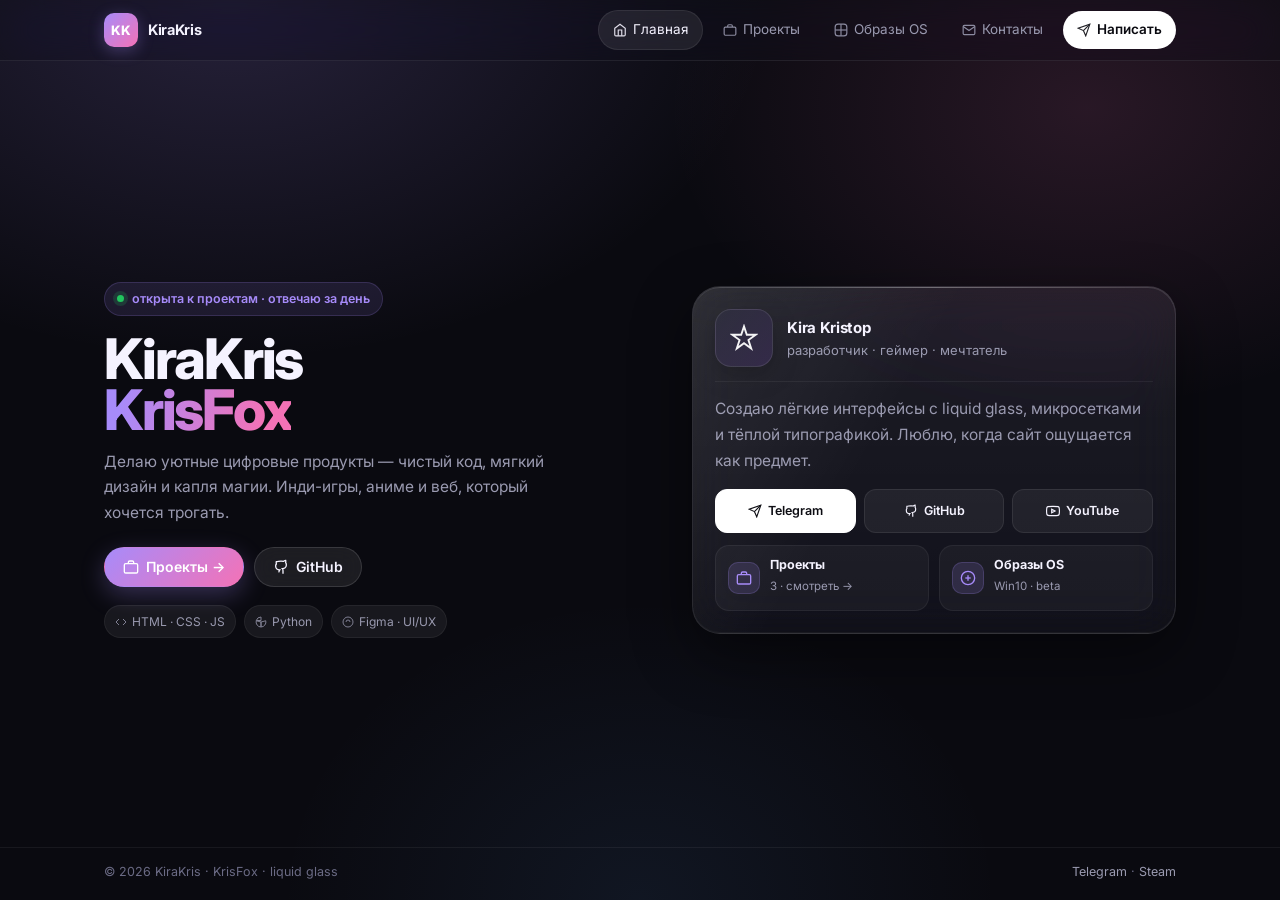
<file: index.html>
<!doctype html>
<html lang="ru">
<head>
<meta charset="utf-8">
<meta name="viewport" content="width=device-width,initial-scale=1">
<title>KiraKris — разработчик · геймер · мечтатель</title>
<link rel="preconnect" href="https://fonts.googleapis.com">
<link href="https://fonts.googleapis.com/css2?family=Inter:wght@500;600;700;800&display=swap" rel="stylesheet">
<link rel="stylesheet" href="style.css">
</head>
<body class="home">
<div class="bg"></div>
<nav class="nav">
  <div class="container nav__inner">
    <a class="logo" href="index.html"><div class="logo__mark">KK</div><span>KiraKris</span></a>
    <div class="nav__links" id="navLinks">
      <a href="index.html" class="active"><svg viewBox="0 0 24 24" fill="none" stroke="currentColor" stroke-width="2"><path d="M3 9l9-7 9 7v11a2 2 0 0 1-2 2H5a2 2 0 0 1-2-2z"/><polyline points="9 22 9 12 15 12 15 22"/></svg>Главная</a>
      <a href="projects.html"><svg viewBox="0 0 24 24" fill="none" stroke="currentColor" stroke-width="2"><rect x="2" y="7" width="20" height="14" rx="2"/><path d="M16 7V5a2 2 0 0 0-2-2h-4a2 2 0 0 0-2 2v2"/></svg>Проекты</a>
      <a href="os.html"><svg viewBox="0 0 24 24" fill="none" stroke="currentColor" stroke-width="2"><rect x="2" y="2" width="20" height="20" rx="5"/><path d="M2 12h20"/><path d="M12 2v20"/></svg>Образы OS</a>
      <a href="contact.html"><svg viewBox="0 0 24 24" fill="none" stroke="currentColor" stroke-width="2"><path d="M4 4h16a2 2 0 0 1 2 2v12a2 2 0 0 1-2 2H4a2 2 0 0 1-2-2V6a2 2 0 0 1 2-2z"/><polyline points="22,6 12,13 2,6"/></svg>Контакты</a>
      <a class="nav__cta" href="contact.html"><svg viewBox="0 0 24 24" fill="none" stroke="currentColor" stroke-width="2"><line x1="22" y1="2" x2="11" y2="13"/><polygon points="22 2 15 22 11 13 2 9 22 2"/></svg>Написать</a>
    </div>
    <button class="burger" id="burger" aria-label="menu">☰</button>
  </div>
</nav>

<main class="home-main">
  <div class="container" style="width:100%">
    <section class="hero">
      <div>
        <div class="eyebrow"><i></i> открыта к проектам · отвечаю за день</div>
        <h1>KiraKris<br><em>KrisFox</em></h1>
        <p>Делаю уютные цифровые продукты — чистый код, мягкий дизайн и капля магии. Инди-игры, аниме и веб, который хочется трогать.</p>
        <div class="hero__actions">
          <a class="btn btn--primary" href="projects.html"><svg viewBox="0 0 24 24" fill="none" stroke="currentColor" stroke-width="2"><rect x="2" y="7" width="20" height="14" rx="2"/><path d="M16 7V5a2 2 0 0 0-2-2h-4a2 2 0 0 0-2 2v2"/></svg>Проекты →</a>
          <a class="btn btn--glass" href="https://github.com/KiraKristop" target="_blank"><svg viewBox="0 0 24 24" fill="none" stroke="currentColor" stroke-width="2"><path d="M15 22v-4a4.8 4.8 0 0 0-1-3.5c3 0 6-2 6-5.5.08-1.25-.27-2.48-1-3.5.28-1.15.28-2.35 0-3.5 0 0-1 0-3 1.5-2.64-.5-5.36-.5-8 0C6 4 5 4 5 4c-.28 1.15-.28 2.35 0 3.5A4.48 4.48 0 0 0 4 11c0 3.5 3 5.5 6 5.5-.39.49-.68 1.05-.85 1.65-.17.6-.2 1.23-.1 1.85"/></svg>GitHub</a>
        </div>
        <div class="mini-stack">
          <span><svg viewBox="0 0 24 24" fill="none" stroke="currentColor" stroke-width="2"><polyline points="16 18 22 12 16 6"/><polyline points="8 6 2 12 8 18"/></svg>HTML · CSS · JS</span>
          <span><svg viewBox="0 0 24 24" fill="none" stroke="currentColor" stroke-width="2"><path d="M12 2a10 10 0 0 0-9.5 7H12V2z"/><path d="M12 12L2.5 9.5A10 10 0 0 0 12 22V12z"/><path d="M12 12l9.5-2.5A10 10 0 0 1 12 22V12z"/></svg>Python</span>
          <span><svg viewBox="0 0 24 24" fill="none" stroke="currentColor" stroke-width="2"><circle cx="12" cy="12" r="10"/><path d="M12 8a4 4 0 0 1 4 4"/><path d="M12 8a4 4 0 0 0-4 4"/></svg>Figma · UI/UX</span>
        </div>
      </div>

      <div class="glass profile">
        <div class="profile__head">
          <div class="avatar"><svg viewBox="0 0 24 24" fill="none" stroke="currentColor" stroke-width="1.6"><path d="M12 2l2.4 7.2H22l-6.2 4.5 2.4 7.3L12 16.5 5.8 21l2.4-7.3L2 9.2h7.6z"/></svg></div>
          <div>
            <div class="profile__name">Kira Kristop</div>
            <div class="profile__role">разработчик · геймер · мечтатель</div>
          </div>
        </div>
        <p class="profile__bio">Создаю лёгкие интерфейсы с liquid glass, микросетками и тёплой типографикой. Люблю, когда сайт ощущается как предмет.</p>
        <div class="profile__actions">
          <a class="pill-btn primary" href="https://t.me/KiraKris02" target="_blank"><svg viewBox="0 0 24 24" fill="none" stroke="currentColor" stroke-width="2"><line x1="22" y1="2" x2="11" y2="13"/><polygon points="22 2 15 22 11 13 2 9 22 2"/></svg>Telegram</a>
          <a class="pill-btn" href="https://github.com/KiraKristop" target="_blank"><svg viewBox="0 0 24 24" fill="none" stroke="currentColor" stroke-width="2"><path d="M15 22v-4a4.8 4.8 0 0 0-1-3.5c3 0 6-2 6-5.5.08-1.25-.27-2.48-1-3.5.28-1.15.28-2.35 0-3.5 0 0-1 0-3 1.5-2.64-.5-5.36-.5-8 0C6 4 5 4 5 4c-.28 1.15-.28 2.35 0 3.5A4.48 4.48 0 0 0 4 11c0 3.5 3 5.5 6 5.5-.39.49-.68 1.05-.85 1.65-.17.6-.2 1.23-.1 1.85"/></svg>GitHub</a>
          <a class="pill-btn" href="https://www.youtube.com/@KiraKris02" target="_blank"><svg viewBox="0 0 24 24" fill="none" stroke="currentColor" stroke-width="2"><path d="M22.54 6.42a2.78 2.78 0 0 0-1.95-1.96C18.88 4 12 4 12 4s-6.88 0-8.59.46A2.78 2.78 0 0 0 1.46 6.42 29 29 0 0 0 1 12a29 29 0 0 0 .46 5.58 2.78 2.78 0 0 0 1.95 1.95C5.12 20 12 20 12 20s6.88 0 8.59-.47a2.78 2.78 0 0 0 1.95-1.95A29 29 0 0 0 23 12a29 29 0 0 0-.46-5.58z"/><polygon points="9.75 15.02 15.5 12 9.75 8.98 9.75 15.02"/></svg>YouTube</a>
        </div>
        <div class="quick-row">
          <a class="quick" href="projects.html">
            <div class="quick__icon"><svg viewBox="0 0 24 24" fill="none" stroke="currentColor" stroke-width="2"><rect x="2" y="7" width="20" height="14" rx="2"/><path d="M16 7V5a2 2 0 0 0-2-2h-4a2 2 0 0 0-2 2v2"/></svg></div>
            <div><b>Проекты</b><span>3 · смотреть →</span></div>
          </a>
          <a class="quick" href="os.html">
            <div class="quick__icon"><svg viewBox="0 0 24 24" fill="none" stroke="currentColor" stroke-width="2"><circle cx="12" cy="12" r="10"/><path d="M8 12h8"/><path d="M12 8v8"/></svg></div>
            <div><b>Образы OS</b><span>Win10 · beta</span></div>
          </a>
        </div>
      </div>
    </section>
  </div>
</main>

<footer class="footer">
  <div class="container footer__inner">
    <span>© 2026 KiraKris · KrisFox · liquid glass</span>
    <span><a href="https://t.me/KiraKris02">Telegram</a> · <a href="https://steamcommunity.com/id/KIRAKRISUWU/">Steam</a></span>
  </div>
</footer>
<script src="script.js"></script>
</body>
</html>
</file>
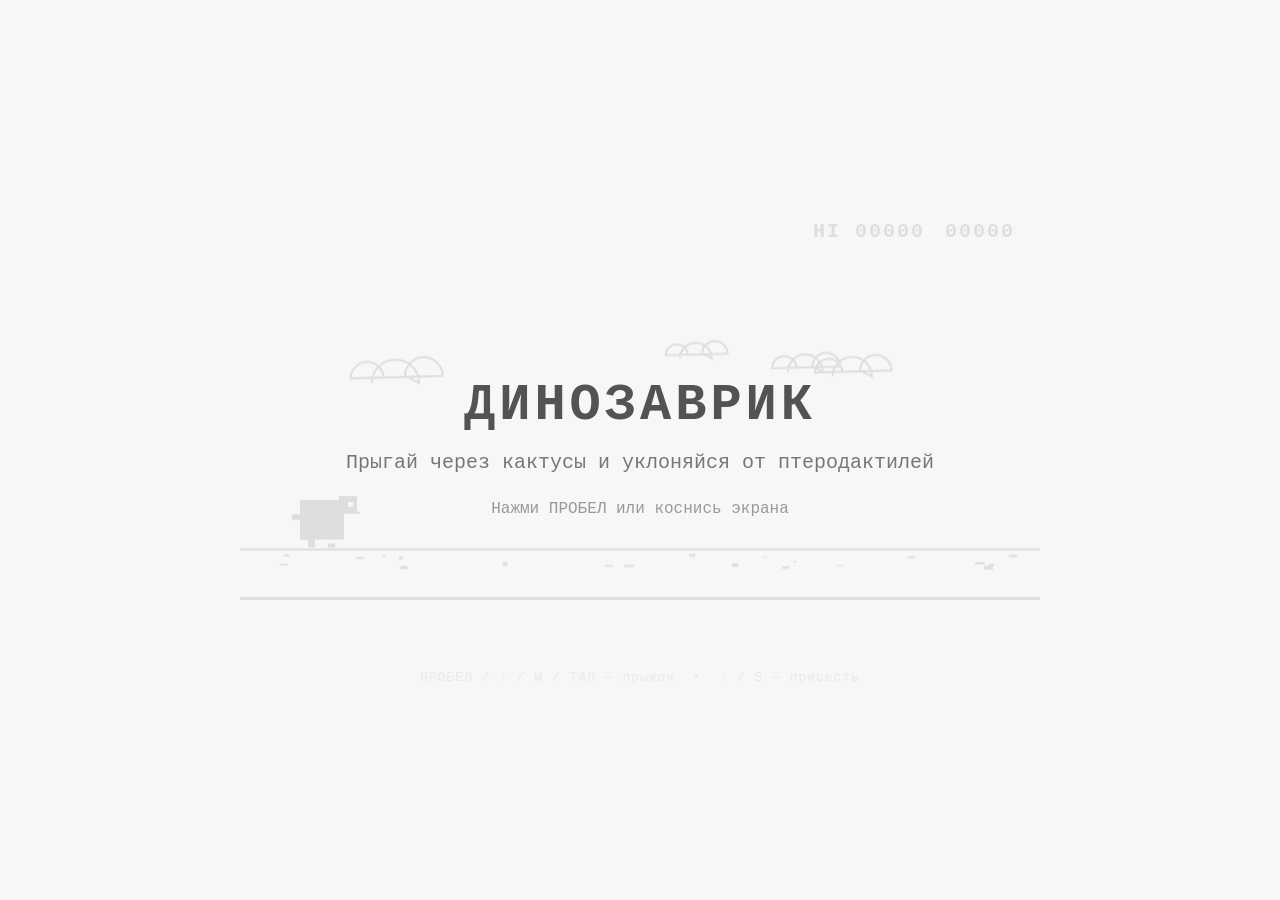
<file: games/index.html>
<!DOCTYPE html>
<html lang="ru">
<head>
<meta charset="UTF-8">
<meta name="viewport" content="width=device-width, initial-scale=1.0, user-scalable=no">
<title>Динозаврик</title>
<style>
  * { box-sizing: border-box; user-select: none; -webkit-tap-highlight-color: transparent; }
  html, body {
    margin: 0;
    height: 100%;
    background: #f7f7f7;
    font-family: 'Courier New', monospace;
    display: flex;
    justify-content: center;
    align-items: center;
    overflow: hidden;
    transition: background 0.3s;
  }
  body.night { background: #1a1a2e; }

  .game-container {
    position: relative;
    width: 100%;
    max-width: 800px;
    height: 100vh;
    max-height: 500px;
    display: flex;
    flex-direction: column;
    align-items: center;
    justify-content: center;
  }

  canvas {
    display: block;
    width: 100%;
    height: auto;
    max-width: 800px;
    aspect-ratio: 8 / 3;
    background: #f7f7f7;
    border-bottom: 3px solid #535353;
    touch-action: none;
    transition: background 0.3s, border-color 0.3s;
    outline: none;
  }
  body.night canvas {
    background: #1a1a2e;
    border-bottom-color: #b8b8d0;
  }

  .ui {
    position: absolute;
    top: 20px;
    right: 25px;
    display: flex;
    gap: 20px;
    font-size: 20px;
    font-weight: bold;
    color: #535353;
    letter-spacing: 2px;
    transition: color 0.3s;
    z-index: 2;
  }
  body.night .ui { color: #e0e0ff; }

  .overlay {
    position: absolute;
    inset: 0;
    display: flex;
    flex-direction: column;
    align-items: center;
    justify-content: center;
    background: rgba(247, 247, 247, 0.85);
    text-align: center;
    padding: 20px;
    transition: background 0.3s;
    z-index: 3;
    cursor: pointer;
  }
  body.night .overlay { background: rgba(26, 26, 46, 0.9); }
  .overlay.hidden { display: none; }

  .overlay h1 {
    font-size: clamp(28px, 6vw, 52px);
    color: #535353;
    margin: 0 0 10px;
    letter-spacing: 4px;
    transition: color 0.3s;
  }
  body.night .overlay h1 { color: #e0e0ff; }

  .overlay p {
    font-size: clamp(14px, 2.5vw, 20px);
    color: #777;
    margin: 6px 0;
    transition: color 0.3s;
  }
  body.night .overlay p { color: #a0a0c0; }

  .overlay .hint {
    margin-top: 20px;
    font-size: clamp(12px, 2vw, 16px);
    color: #999;
    animation: blink 1.2s infinite;
  }
  body.night .overlay .hint { color: #7070a0; }

  @keyframes blink {
    0%, 100% { opacity: 1; }
    50% { opacity: 0.3; }
  }

  .controls-hint {
    position: absolute;
    bottom: 15px;
    left: 0;
    right: 0;
    text-align: center;
    font-size: 13px;
    color: #999;
    letter-spacing: 1px;
    transition: color 0.3s;
    pointer-events: none;
    z-index: 2;
  }
  body.night .controls-hint { color: #7070a0; }

  .jump-btn {
    position: absolute;
    bottom: 40px;
    right: 20px;
    width: 80px;
    height: 80px;
    border-radius: 50%;
    background: rgba(83, 83, 83, 0.15);
    border: 2px solid rgba(83, 83, 83, 0.4);
    color: #535353;
    font-size: 28px;
    display: flex;
    align-items: center;
    justify-content: center;
    cursor: pointer;
    z-index: 4;
    transition: all 0.1s;
    touch-action: none;
  }
  .jump-btn:active {
    background: rgba(83, 83, 83, 0.35);
    transform: scale(0.92);
  }
  body.night .jump-btn {
    background: rgba(184, 184, 208, 0.15);
    border-color: rgba(184, 184, 208, 0.4);
    color: #b8b8d0;
  }
  @media (min-width: 700px) {
    .jump-btn { display: none; }
  }
</style>
</head>
<body>

<div class="game-container">
  <canvas id="canvas" width="800" height="300" tabindex="0"></canvas>

  <div class="ui">
    <div>HI <span id="hiScore">00000</span></div>
    <div><span id="score">00000</span></div>
  </div>

  <div class="overlay" id="overlay">
    <h1>ДИНОЗАВРИК</h1>
    <p>Прыгай через кактусы и уклоняйся от птеродактилей</p>
    <p class="hint" id="hintText">Нажми ПРОБЕЛ или коснись экрана</p>
  </div>

  <div class="jump-btn" id="jumpBtn">▲</div>

  <div class="controls-hint">ПРОБЕЛ / ↑ / W / ТАП — прыжок &nbsp;•&nbsp; ↓ / S — присесть</div>
</div>

<script>
(() => {
  const canvas = document.getElementById('canvas');
  const ctx = canvas.getContext('2d');
  const overlay = document.getElementById('overlay');
  const hintText = document.getElementById('hintText');
  const scoreEl = document.getElementById('score');
  const hiScoreEl = document.getElementById('hiScore');
  const jumpBtn = document.getElementById('jumpBtn');

  const W = 800, H = 300;
  const GROUND_Y = 250;

  function setupCanvas() {
    const dpr = window.devicePixelRatio || 1;
    canvas.width = W * dpr;
    canvas.height = H * dpr;
    ctx.setTransform(dpr, 0, 0, dpr, 0, 0);
  }
  setupCanvas();
  window.addEventListener('resize', setupCanvas);

  const STATE = { MENU: 0, PLAYING: 1, GAME_OVER: 2 };
  let state = STATE.MENU;

  let score = 0;
  let hiScore = parseInt(localStorage.getItem('dinoHiScore') || '0', 10);
  hiScoreEl.textContent = String(hiScore).padStart(5, '0');

  let speed = 6;
  const BASE_SPEED = 6;
  const MAX_SPEED = 15;
  let frame = 0;

  const dino = {
    x: 60,
    y: GROUND_Y,
    w: 44,
    h: 48,
    vy: 0,
    gravity: 0.9,
    jumpPower: -15,
    onGround: true,
    ducking: false,
    legFrame: 0,
    legTimer: 0,
    blinkTimer: 0,
    blinking: false,
    dead: false
  };

  let obstacles = [];
  let clouds = [];
  let groundDecor = [];
  let birds = [];
  let particles = [];
  let nightMode = false;
  let nightTimer = 0;

  function spawnDust(x, y) {
    for (let i = 0; i < 3; i++) {
      particles.push({
        x, y,
        vx: -Math.random() * 2 - 1,
        vy: -Math.random() * 1.5,
        life: 20, maxLife: 20,
        size: Math.random() * 2 + 1
      });
    }
  }

  function resetGame() {
    score = 0;
    speed = BASE_SPEED;
    frame = 0;
    obstacles = [];
    birds = [];
    particles = [];
    clouds = [];
    groundDecor = [];
    dino.y = GROUND_Y;
    dino.vy = 0;
    dino.onGround = true;
    dino.ducking = false;
    dino.dead = false;
    nightMode = false;
    nightTimer = 0;
    document.body.classList.remove('night');
    initClouds();
    initGroundDecor();
  }

  function initClouds() {
    clouds = [];
    for (let i = 0; i < 4; i++) {
      clouds.push({
        x: Math.random() * W,
        y: 30 + Math.random() * 80,
        size: 30 + Math.random() * 20,
        speed: 0.3 + Math.random() * 0.4
      });
    }
  }

  function initGroundDecor() {
    groundDecor = [];
    for (let i = 0; i < 20; i++) {
      groundDecor.push({
        x: Math.random() * W,
        y: GROUND_Y + 5 + Math.random() * 15,
        w: 2 + Math.random() * 8,
        h: 1 + Math.random() * 3
      });
    }
  }

  function spawnObstacle() {
    const r = Math.random();
    if (r < 0.7) {
      const small = Math.random() < 0.6;
      const cactiCount = Math.random() < 0.4 ? 2 + Math.floor(Math.random() * 2) : 1;
      const baseW = small ? 17 : 25;
      const baseH = small ? 35 : 50;
      for (let i = 0; i < cactiCount; i++) {
        obstacles.push({
          x: W + i * (baseW + 4),
          y: GROUND_Y - baseH + 8,
          w: baseW, h: baseH,
          type: 'cactus', small
        });
      }
    } else {
      const heights = [GROUND_Y - 50, GROUND_Y - 85, GROUND_Y - 115];
      birds.push({
        x: W + 20,
        y: heights[Math.floor(Math.random() * heights.length)],
        w: 42, h: 30,
        frame: 0, frameTimer: 0
      });
    }
  }

  // ==== ПРЫЖОК ====
  function jump() {
    if (state === STATE.MENU) {
      startGame();
      return;
    }
    if (state === STATE.GAME_OVER) {
      if (frame > 25) startGame();
      return;
    }
    if (state === STATE.PLAYING && dino.onGround && !dino.dead) {
      dino.vy = dino.jumpPower;
      dino.onGround = false;
      dino.ducking = false;
      spawnDust(dino.x + dino.w / 2, GROUND_Y);
    }
  }

  function startGame() {
    resetGame();
    state = STATE.PLAYING;
    overlay.classList.add('hidden');
    canvas.focus();
  }

  function gameOver() {
    state = STATE.GAME_OVER;
    frame = 0;
    dino.dead = true;
    if (score > hiScore) {
      hiScore = score;
      localStorage.setItem('dinoHiScore', hiScore);
      hiScoreEl.textContent = String(hiScore).padStart(5, '0');
    }
    overlay.classList.remove('hidden');
    document.querySelector('.overlay h1').textContent = 'ИГРА ОКОНЧЕНА';
    document.querySelector('.overlay p').textContent = 'Счёт: ' + score;
    hintText.textContent = 'Нажми ПРОБЕЛ или коснись экрана';
  }

  // ==== УПРАВЛЕНИЕ ====
  // Ключевой момент: слушаем keydown на window с { capture: true }
  // Это гарантирует, что пробел будет пойман раньше, чем его обработает браузер
  const jumpKeys = [' ', 'Space', 'ArrowUp', 'Up', 'w', 'W', 'к', 'К', 'ц', 'Ц'];

  function isJumpKey(e) {
    // Проверяем по code (не зависит от раскладки) и по key
    return e.code === 'Space'
        || e.code === 'ArrowUp'
        || e.code === 'KeyW'
        || e.key === ' '
        || e.key === 'Spacebar'
        || e.key === 'ArrowUp'
        || e.key.toLowerCase() === 'w'
        || e.key.toLowerCase() === 'ц'; // W на русской раскладке
  }

  function isDuckKey(e) {
    return e.code === 'ArrowDown'
        || e.code === 'KeyS'
        || e.key === 'ArrowDown'
        || e.key.toLowerCase() === 's'
        || e.key.toLowerCase() === 'ы'; // S на русской раскладке
  }

  // Фаза capture — перехватываем раньше всех
  window.addEventListener('keydown', (e) => {
    if (isJumpKey(e)) {
      e.preventDefault();
      e.stopPropagation();
      // Игнорируем автоповтор (удержание клавиши)
      if (e.repeat) return;
      jump();
      return;
    }
    if (isDuckKey(e)) {
      e.preventDefault();
      e.stopPropagation();
      if (state === STATE.PLAYING) dino.ducking = true;
    }
  }, { capture: true });

  window.addEventListener('keyup', (e) => {
    if (isDuckKey(e)) {
      e.preventDefault();
      e.stopPropagation();
      dino.ducking = false;
    }
  }, { capture: true });

  // Дополнительная страховка: фокусируем окно при клике
  window.addEventListener('mousedown', () => {
    window.focus();
  });

  // Страховка от потери фокуса
  window.addEventListener('blur', () => {
    dino.ducking = false;
  });

  // ==== ТАЧ / МЫШЬ ====
  let pointerDown = false;

  function onPointerDown(e) {
    e.preventDefault();
    pointerDown = true;
    jump();
  }

  function onPointerUp() {
    pointerDown = false;
  }

  canvas.addEventListener('touchstart', onPointerDown, { passive: false });
  canvas.addEventListener('mousedown', onPointerDown);
  canvas.addEventListener('touchend', onPointerUp);
  canvas.addEventListener('mouseup', onPointerUp);
  canvas.addEventListener('touchcancel', onPointerUp);

  overlay.addEventListener('touchstart', (e) => { e.preventDefault(); jump(); }, { passive: false });
  overlay.addEventListener('mousedown', (e) => { e.preventDefault(); jump(); });

  jumpBtn.addEventListener('touchstart', (e) => { e.preventDefault(); jump(); }, { passive: false });
  jumpBtn.addEventListener('mousedown', (e) => { e.preventDefault(); jump(); });

  window.addEventListener('touchmove', (e) => {
    e.preventDefault();
  }, { passive: false });

  // Запрещаем скролл пробелом
  window.addEventListener('keydown', (e) => {
    if (e.code === 'Space') e.preventDefault();
  }, { capture: true });

  // ==== ОБНОВЛЕНИЕ ====
  function update() {
    frame++;

    if (state !== STATE.PLAYING) {
      clouds.forEach(c => {
        c.x -= c.speed * 0.5;
        if (c.x + c.size < 0) { c.x = W + c.size; c.y = 30 + Math.random() * 80; }
      });
      if (state === STATE.GAME_OVER) {
        dino.legTimer++;
        if (dino.legTimer > 6) { dino.legTimer = 0; dino.legFrame = (dino.legFrame + 1) % 2; }
      }
      return;
    }

    if (speed < MAX_SPEED) speed += 0.0012;
    score = Math.floor(frame / 6);

    if (!dino.onGround) {
      dino.vy += dino.gravity;
      dino.y += dino.vy;
      if (dino.y >= GROUND_Y) {
        dino.y = GROUND_Y;
        dino.vy = 0;
        dino.onGround = true;
        spawnDust(dino.x + dino.w / 2, GROUND_Y);
      }
    }

    const currentH = dino.ducking && dino.onGround ? dino.h * 0.6 : dino.h;
    const currentY = GROUND_Y - currentH;

    dino.legTimer++;
    if (dino.legTimer > Math.max(3, 8 - Math.floor(speed / 2))) {
      dino.legTimer = 0;
      dino.legFrame = (dino.legFrame + 1) % 2;
    }

    dino.blinkTimer++;
    if (dino.blinkTimer > 100) {
      dino.blinking = !dino.blinking;
      dino.blinkTimer = 0;
    }

    const spawnRate = Math.max(50, 100 - speed * 3);
    if (frame % Math.floor(spawnRate) === 0 && frame > 40) {
      spawnObstacle();
    }

    for (let i = obstacles.length - 1; i >= 0; i--) {
      const o = obstacles[i];
      o.x -= speed;
      if (o.x + o.w < 0) { obstacles.splice(i, 1); continue; }
      if (rectCollide(
        dino.x + 8, currentY + 4, dino.w - 16, currentH - 8,
        o.x + 3, o.y + 3, o.w - 6, o.h - 6
      )) { gameOver(); return; }
    }

    for (let i = birds.length - 1; i >= 0; i--) {
      const b = birds[i];
      b.x -= speed + 1.2;
      b.frameTimer++;
      if (b.frameTimer > 8) { b.frameTimer = 0; b.frame = (b.frame + 1) % 2; }
      if (b.x + b.w < 0) { birds.splice(i, 1); continue; }
      if (rectCollide(
        dino.x + 8, currentY + 4, dino.w - 16, currentH - 8,
        b.x + 8, b.y + 8, b.w - 16, b.h - 16
      )) { gameOver(); return; }
    }

    clouds.forEach(c => {
      c.x -= c.speed + speed * 0.05;
      if (c.x + c.size < 0) { c.x = W + c.size; c.y = 30 + Math.random() * 80; }
    });

    groundDecor.forEach(g => {
      g.x -= speed;
      if (g.x + g.w < 0) {
        g.x = W + Math.random() * 100;
        g.y = GROUND_Y + 5 + Math.random() * 15;
      }
    });

    for (let i = particles.length - 1; i >= 0; i--) {
      const p = particles[i];
      p.x += p.vx; p.y += p.vy; p.vy += 0.1; p.life--;
      if (p.life <= 0) particles.splice(i, 1);
    }

    nightTimer++;
    if (score > 0 && score % 700 === 0 && nightTimer > 60) {
      nightMode = !nightMode;
      document.body.classList.toggle('night', nightMode);
      nightTimer = 0;
    }

    scoreEl.textContent = String(score).padStart(5, '0');
  }

  function rectCollide(x1, y1, w1, h1, x2, y2, w2, h2) {
    return x1 < x2 + w2 && x1 + w1 > x2 && y1 < y2 + h2 && y1 + h1 > y2;
  }

  // ==== РИСОВАНИЕ ====
  const FG = '#535353';
  const BG_NIGHT = '#b8b8d0';
  function getColor() { return nightMode ? BG_NIGHT : FG; }

  function draw() {
    ctx.clearRect(0, 0, W, H);
    const c = getColor();

    ctx.strokeStyle = c;
    ctx.lineWidth = 2;
    ctx.beginPath();
    ctx.moveTo(0, GROUND_Y + 2);
    ctx.lineTo(W, GROUND_Y + 2);
    ctx.stroke();

    ctx.fillStyle = c;
    groundDecor.forEach(g => ctx.fillRect(g.x, g.y, g.w, g.h));

    ctx.strokeStyle = c;
    clouds.forEach(cl => {
      ctx.beginPath();
      ctx.arc(cl.x, cl.y, cl.size * 0.5, Math.PI, 0);
      ctx.arc(cl.x + cl.size * 0.6, cl.y - cl.size * 0.15, cl.size * 0.4, Math.PI, 0);
      ctx.arc(cl.x - cl.size * 0.6, cl.y - cl.size * 0.1, cl.size * 0.35, Math.PI, 0);
      ctx.stroke();
    });

    ctx.fillStyle = c;
    obstacles.forEach(o => drawCactus(o.x, o.y, o.w, o.h, o.small));
    birds.forEach(b => drawBird(b.x, b.y, b.w, b.h, b.frame));

    ctx.fillStyle = nightMode ? '#7a7aa0' : '#aaa';
    particles.forEach(p => {
      ctx.globalAlpha = p.life / p.maxLife;
      ctx.fillRect(p.x, p.y, p.size, p.size);
    });
    ctx.globalAlpha = 1;

    drawDino();
  }

  function drawCactus(x, y, w, h, small) {
    const c = getColor();
    ctx.fillStyle = c;
    if (small) {
      ctx.fillRect(x + w * 0.35, y, w * 0.3, h);
      ctx.fillRect(x, y + h * 0.3, w * 0.3, h * 0.25);
      ctx.fillRect(x + w * 0.7, y + h * 0.2, w * 0.3, h * 0.3);
    } else {
      ctx.fillRect(x + w * 0.35, y, w * 0.3, h);
      ctx.fillRect(x, y + h * 0.25, w * 0.35, h * 0.3);
      ctx.fillRect(x + w * 0.65, y + h * 0.35, w * 0.35, h * 0.25);
    }
  }

  function drawBird(x, y, w, h, frame) {
    const c = getColor();
    ctx.fillStyle = c;
    ctx.beginPath();
    ctx.ellipse(x + w / 2, y + h / 2, w * 0.3, h * 0.25, 0, 0, Math.PI * 2);
    ctx.fill();
    ctx.beginPath();
    ctx.arc(x + w * 0.75, y + h * 0.4, 5, 0, Math.PI * 2);
    ctx.fill();
    ctx.beginPath();
    ctx.moveTo(x + w * 0.8, y + h * 0.35);
    ctx.lineTo(x + w * 0.95, y + h * 0.42);
    ctx.lineTo(x + w * 0.8, y + h * 0.48);
    ctx.fill();
    ctx.beginPath();
    if (frame === 0) {
      ctx.moveTo(x + w * 0.4, y + h * 0.5);
      ctx.lineTo(x + w * 0.5, y - 5);
      ctx.lineTo(x + w * 0.65, y + h * 0.5);
    } else {
      ctx.moveTo(x + w * 0.4, y + h * 0.5);
      ctx.lineTo(x + w * 0.5, y + h + 5);
      ctx.lineTo(x + w * 0.65, y + h * 0.5);
    }
    ctx.fill();
    ctx.beginPath();
    ctx.moveTo(x + w * 0.15, y + h * 0.4);
    ctx.lineTo(x - 5, y + h * 0.3);
    ctx.lineTo(x + w * 0.15, y + h * 0.6);
    ctx.fill();
  }

  function drawDino() {
    const c = getColor();
    ctx.fillStyle = c;
    const ducking = dino.ducking && dino.onGround && !dino.dead;
    const w = ducking ? dino.w * 1.3 : dino.w;
    const h = ducking ? dino.h * 0.6 : dino.h;
    const x = dino.x;
    const y = GROUND_Y - h;

    if (dino.dead) {
      ctx.fillRect(x + 8, y + 8, w - 16, h - 16);
      ctx.strokeStyle = nightMode ? '#1a1a2e' : '#f7f7f7';
      ctx.lineWidth = 2;
      ctx.beginPath();
      ctx.moveTo(x + w * 0.6, y + 12);
      ctx.lineTo(x + w * 0.75, y + 22);
      ctx.moveTo(x + w * 0.75, y + 12);
      ctx.lineTo(x + w * 0.6, y + 22);
      ctx.stroke();
      ctx.fillStyle = c;
      ctx.fillRect(x + 6, GROUND_Y - 6, 8, 6);
      ctx.fillRect(x + 22, GROUND_Y - 6, 8, 6);
      return;
    }

    ctx.fillRect(x - 8, y + h * 0.3, 12, 6);
    ctx.fillRect(x, y, w, h - 8);
    ctx.fillRect(x + w - 5, y - 4, 18, 18);

    if (!dino.blinking) {
      ctx.fillStyle = nightMode ? '#1a1a2e' : '#f7f7f7';
      ctx.fillRect(x + w + 4, y + 2, 5, 5);
      ctx.fillStyle = c;
    }

    ctx.fillRect(x + w + 8, y + 12, 8, 2);

    if (!dino.onGround || dino.dead) {
      ctx.fillRect(x + 8, y + h - 8, 7, 8);
      ctx.fillRect(x + w - 16, y + h - 8, 7, 8);
    } else if (dino.ducking) {
      ctx.fillRect(x + 8, GROUND_Y - 5, 7, 5);
      ctx.fillRect(x + w - 16, GROUND_Y - 5, 7, 5);
    } else {
      if (dino.legFrame === 0) {
        ctx.fillRect(x + 8, y + h - 8, 7, 8);
        ctx.fillRect(x + w - 16, y + h - 4, 7, 4);
      } else {
        ctx.fillRect(x + 8, y + h - 4, 7, 4);
        ctx.fillRect(x + w - 16, y + h - 8, 7, 8);
      }
    }

    ctx.fillRect(x + w - 10, y + h * 0.5, 8, 4);
  }

  function loop() {
    update();
    draw();
    requestAnimationFrame(loop);
  }

  resetGame();
  loop();

  // Автофокус канваса для гарантии перехвата клавиш
  canvas.focus();
})();
</script>
</body>
</html>
</file>
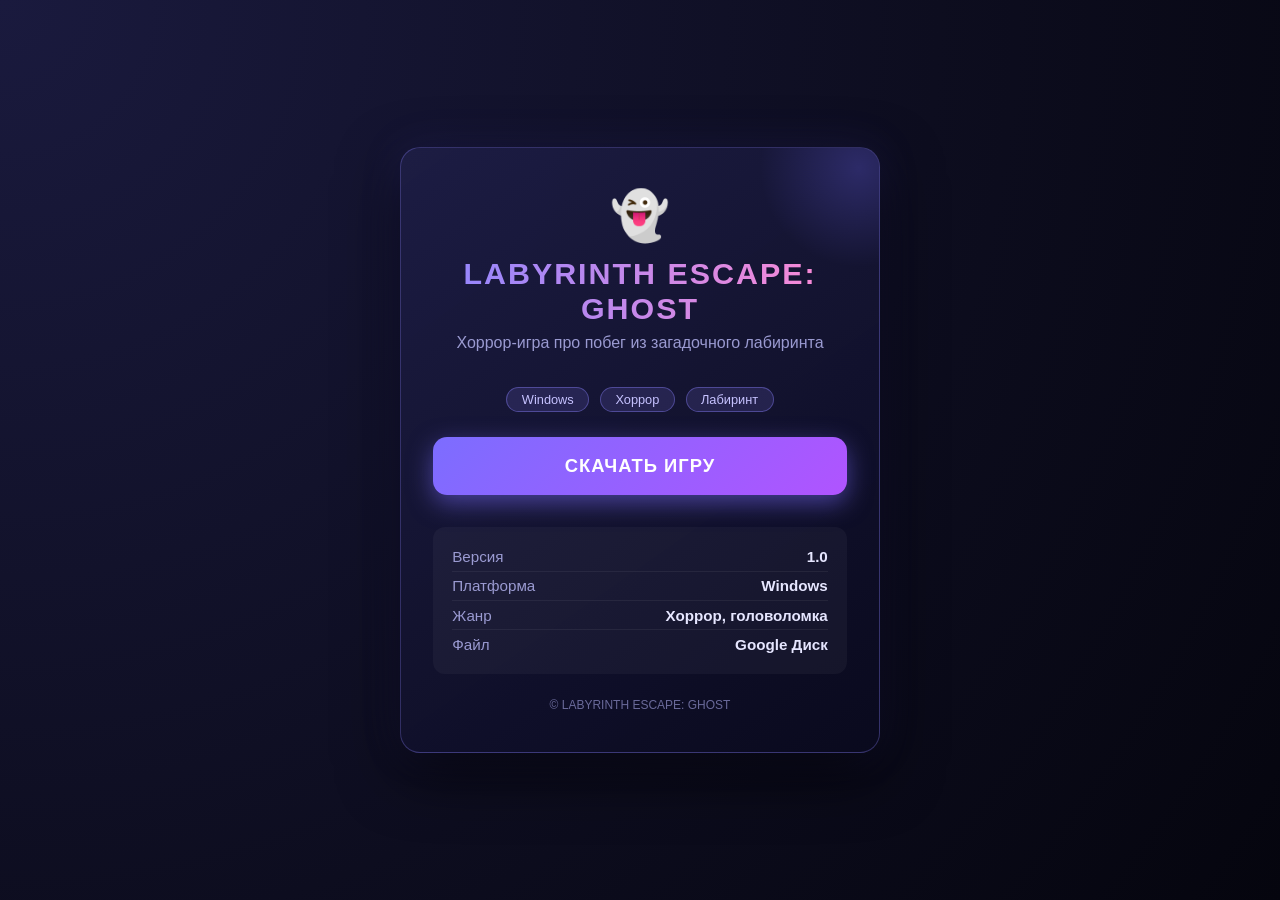
<file: legh-win/index.html>
<!DOCTYPE html>
<html lang="ru">
<head>
  <meta charset="UTF-8">
  <meta name="viewport" content="width=device-width, initial-scale=1.0">
  <title>LABYRINTH ESCAPE: GHOST — скачать игру</title>
  <style>
    * {
      margin: 0;
      padding: 0;
      box-sizing: border-box;
    }

    body {
      font-family: 'Segoe UI', Tahoma, Geneva, Verdana, sans-serif;
      min-height: 100vh;
      display: flex;
      align-items: center;
      justify-content: center;
      background: radial-gradient(circle at top left, #1a1a3e 0%, #0d0d1f 60%, #05050e 100%);
      color: #e6e6ff;
      padding: 1rem;
    }

    .card {
      background: linear-gradient(145deg, rgba(30, 30, 70, 0.9), rgba(10, 10, 30, 0.95));
      border: 1px solid rgba(139, 130, 255, 0.3);
      border-radius: 20px;
      box-shadow: 0 20px 60px rgba(0, 0, 0, 0.7), 0 0 40px rgba(91, 84, 255, 0.15);
      max-width: 480px;
      width: 100%;
      padding: 2.5rem 2rem;
      text-align: center;
      position: relative;
      overflow: hidden;
    }

    .card::before {
      content: '';
      position: absolute;
      width: 200px;
      height: 200px;
      background: radial-gradient(circle, rgba(112, 104, 255, 0.25), transparent 70%);
      top: -80px;
      right: -80px;
      pointer-events: none;
    }

    .logo {
      font-size: 3rem;
      animation: pulse 3s ease-in-out infinite;
      display: inline-block;
      margin-bottom: 0.75rem;
    }

    @keyframes pulse {
      0%, 100% { transform: scale(1); filter: drop-shadow(0 0 8px rgba(139, 130, 255, 0.6)); }
      50% { transform: scale(1.12); filter: drop-shadow(0 0 22px rgba(139, 130, 255, 1)); }
    }

    h1 {
      font-size: 1.9rem;
      text-transform: uppercase;
      letter-spacing: 2px;
      background: linear-gradient(90deg, #8f86ff, #ff8ad4);
      -webkit-background-clip: text;
      -webkit-text-fill-color: transparent;
      background-clip: text;
      margin-bottom: 0.5rem;
    }

    .tagline {
      color: #9a9ad1;
      margin-bottom: 2rem;
      font-size: 1rem;
    }

    .tag {
      display: inline-block;
      background: rgba(139, 130, 255, 0.15);
      border: 1px solid rgba(139, 130, 255, 0.4);
      color: #c6c2ff;
      border-radius: 20px;
      padding: 0.25rem 0.9rem;
      font-size: 0.8rem;
      margin: 0.2rem;
      margin-bottom: 1.6rem;
    }

    .btn {
      display: block;
      width: 100%;
      padding: 1.1rem;
      border: none;
      border-radius: 14px;
      font-size: 1.15rem;
      font-weight: 700;
      letter-spacing: 1px;
      text-transform: uppercase;
      text-decoration: none;
      cursor: pointer;
      background: linear-gradient(135deg, #7c6dff, #b054ff);
      color: #fff;
      box-shadow: 0 8px 25px rgba(124, 109, 255, 0.5);
      transition: transform 0.2s ease, box-shadow 0.2s ease;
      margin-bottom: 2rem;
    }

    .btn:hover {
      transform: translateY(-3px);
      box-shadow: 0 12px 35px rgba(124, 109, 255, 0.7);
    }

    .btn:active {
      transform: translateY(0);
    }

    .info {
      text-align: left;
      background: rgba(255, 255, 255, 0.04);
      border-radius: 12px;
      padding: 1rem 1.2rem;
    }

    .info-row {
      display: flex;
      justify-content: space-between;
      padding: 0.35rem 0;
      font-size: 0.95rem;
      border-bottom: 1px solid rgba(255, 255, 255, 0.06);
    }

    .info-row:last-child {
      border-bottom: none;
    }

    .info-row span:first-child {
      color: #9a9ad1;
    }

    .info-row span:last-child {
      color: #e6e6ff;
      font-weight: 600;
    }

    .footer {
      margin-top: 1.5rem;
      font-size: 0.75rem;
      color: #6a6a9a;
    }
  </style>
</head>
<body>
  <div class="card">
    <div class="logo">👻</div>
    <h1>LABYRINTH ESCAPE: GHOST</h1>
    <p class="tagline">Хоррор-игра про побег из загадочного лабиринта</p>
    <div>
      <span class="tag">Windows</span>
      <span class="tag">Хоррор</span>
      <span class="tag">Лабиринт</span>
    </div>
    <a class="btn" href="https://drive.google.com/file/d/1T96DIqMkclR2DdKwlJRl8_pqn8-SjLIT/view?usp=sharing" target="_blank" rel="noopener noreferrer">Скачать игру</a>
    <div class="info">
      <div class="info-row"><span>Версия</span><span>1.0</span></div>
      <div class="info-row"><span>Платформа</span><span>Windows</span></div>
      <div class="info-row"><span>Жанр</span><span>Хоррор, головоломка</span></div>
      <div class="info-row"><span>Файл</span><span>Google Диск</span></div>
    </div>
    <div class="footer">© LABYRINTH ESCAPE: GHOST</div>
  </div>
</body>
</html>
</file>
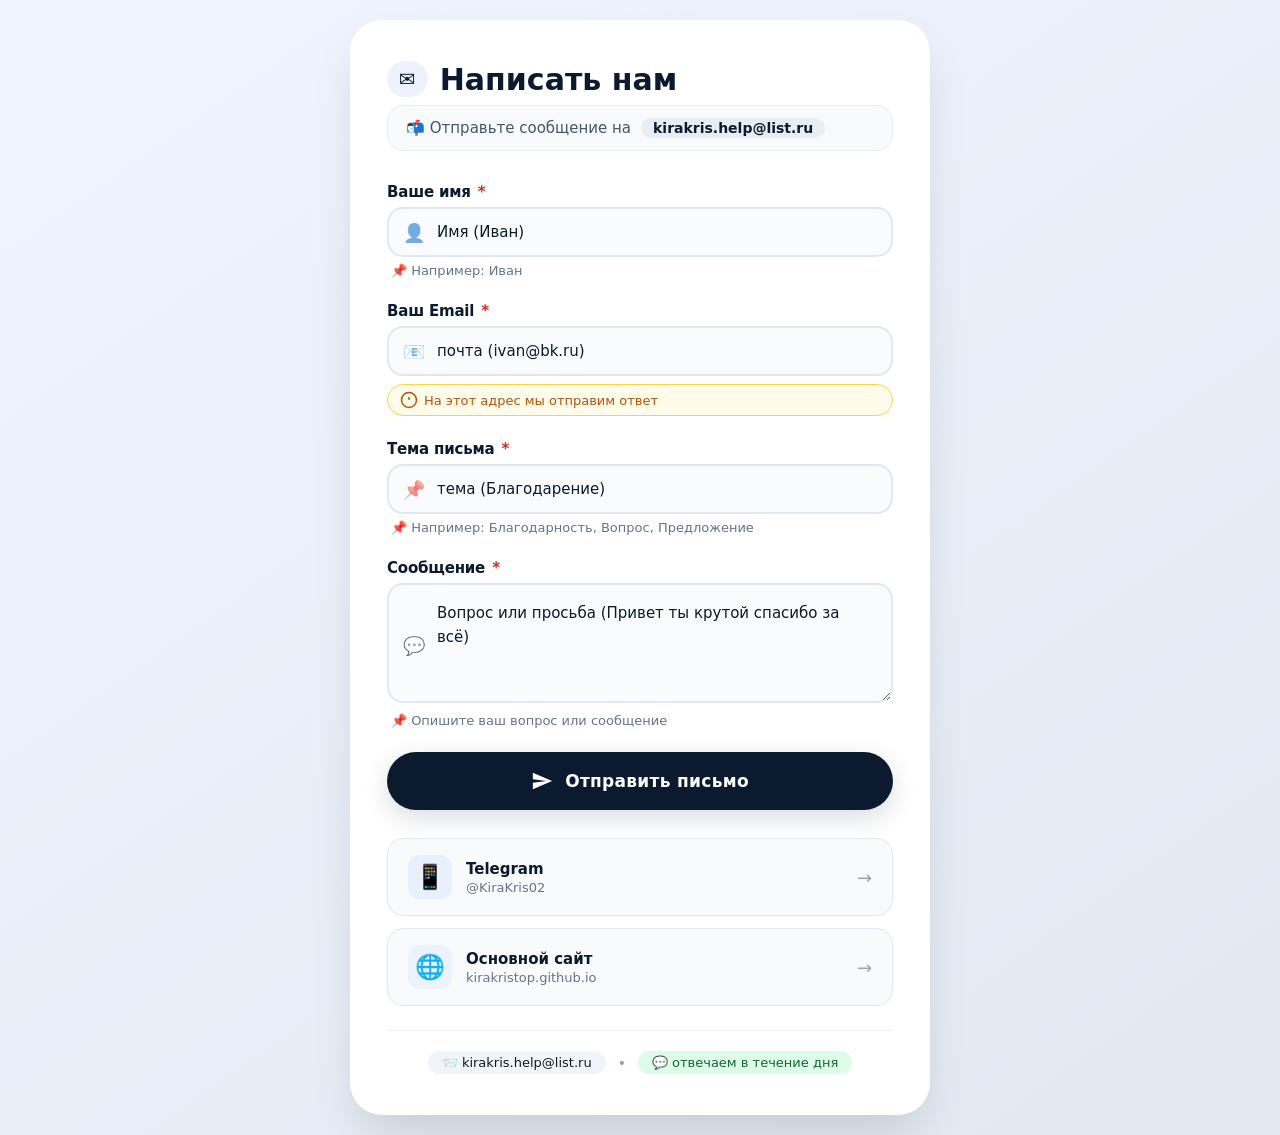
<file: Mail/index.html>
<!DOCTYPE html>
<html lang="ru">
<head>
  <meta charset="UTF-8">
  <meta name="viewport" content="width=device-width, initial-scale=1.0">
  <title>📬 Написать нам — kirakris.help@list.ru</title>
  <style>
    * {
      margin: 0;
      padding: 0;
      box-sizing: border-box;
      font-family: system-ui, -apple-system, 'Segoe UI', Roboto, 'Helvetica Neue', sans-serif;
    }

    body {
      min-height: 100vh;
      display: flex;
      align-items: center;
      justify-content: center;
      background: linear-gradient(145deg, #f0f4ff 0%, #e2e8f0 100%);
      padding: 20px;
    }

    .card {
      max-width: 580px;
      width: 100%;
      background: #ffffff;
      border-radius: 32px;
      padding: 40px 36px;
      box-shadow: 0 25px 50px -12px rgba(0, 0, 0, 0.15);
      border: 1px solid rgba(255, 255, 255, 0.3);
    }

    /* Заголовок */
    .header {
      margin-bottom: 8px;
    }

    .header h1 {
      font-size: 30px;
      font-weight: 700;
      color: #0b1a2e;
      display: flex;
      align-items: center;
      gap: 12px;
    }

    .header h1 span {
      background: #eef2ff;
      padding: 6px 12px;
      border-radius: 40px;
      font-size: 20px;
    }

    .subhead {
      font-size: 15px;
      color: #475569;
      margin-bottom: 32px;
      padding: 12px 18px;
      background: #f8fafc;
      border-radius: 16px;
      border: 1px solid #e9edf4;
      display: flex;
      align-items: center;
      gap: 10px;
    }

    .subhead strong {
      color: #0b1a2e;
      font-weight: 600;
      background: #e9edf4;
      padding: 2px 12px;
      border-radius: 20px;
      font-size: 14px;
    }

    /* Поля формы */
    .form-group {
      margin-bottom: 24px;
    }

    .form-group label {
      display: block;
      font-weight: 600;
      font-size: 15px;
      color: #0b1a2e;
      margin-bottom: 6px;
      letter-spacing: -0.2px;
    }

    .form-group label .required {
      color: #dc2626;
      margin-left: 2px;
    }

    .input-wrapper {
      position: relative;
    }

    .input-wrapper .icon {
      position: absolute;
      left: 16px;
      top: 50%;
      transform: translateY(-50%);
      font-size: 18px;
      opacity: 0.6;
      pointer-events: none;
    }

    .input-wrapper textarea ~ .icon {
      top: 20px;
      transform: none;
    }

    input, textarea {
      width: 100%;
      padding: 14px 18px 14px 48px;
      font-size: 15px;
      border: 2px solid #e2e8f0;
      border-radius: 16px;
      background: #fafbfc;
      transition: all 0.25s;
      color: #0b1a2e;
      outline: none;
    }

    input:focus, textarea:focus {
      border-color: #3b82f6;
      background: #ffffff;
      box-shadow: 0 0 0 4px rgba(59, 130, 246, 0.08);
    }

    textarea {
      resize: vertical;
      min-height: 120px;
      padding-top: 16px;
      line-height: 1.6;
    }

    /* Подсказки */
    .hint {
      font-size: 13px;
      color: #64748b;
      margin-top: 6px;
      padding-left: 4px;
      display: flex;
      align-items: center;
      gap: 6px;
    }

    .hint.warning {
      color: #b45309;
      background: #fffbeb;
      padding: 6px 12px;
      border-radius: 30px;
      border: 1px solid #fcd34d;
      font-weight: 500;
      margin-top: 8px;
    }

    .hint.warning svg {
      flex-shrink: 0;
    }

    /* Кнопка */
    .btn {
      width: 100%;
      background: #0b1a2e;
      color: white;
      border: none;
      padding: 18px 20px;
      font-size: 17px;
      font-weight: 600;
      border-radius: 40px;
      cursor: pointer;
      transition: all 0.25s;
      margin-top: 6px;
      display: flex;
      align-items: center;
      justify-content: center;
      gap: 12px;
      box-shadow: 0 8px 24px rgba(11, 26, 46, 0.15);
      letter-spacing: 0.3px;
    }

    .btn:hover {
      background: #1a2f4a;
      transform: translateY(-2px);
      box-shadow: 0 12px 32px rgba(11, 26, 46, 0.2);
    }

    .btn:active {
      transform: scale(0.97);
    }

    .btn svg {
      width: 22px;
      height: 22px;
      fill: currentColor;
    }

    /* Статус */
    .status-message {
      margin-top: 20px;
      padding: 14px 18px;
      border-radius: 30px;
      font-weight: 500;
      font-size: 15px;
      display: none;
      align-items: center;
      gap: 12px;
    }

    .status-message.info {
      display: flex;
      background: #eef2ff;
      border: 1px solid #818cf8;
      color: #3730a3;
    }

    .status-message svg {
      flex-shrink: 0;
      width: 24px;
      height: 24px;
      fill: currentColor;
    }

    /* ===== БЛОКИ ССЫЛОК ===== */
    .links-section {
      margin-top: 28px;
      display: flex;
      flex-direction: column;
      gap: 12px;
    }

    .link-block {
      display: flex;
      align-items: center;
      gap: 14px;
      padding: 16px 20px;
      border-radius: 16px;
      background: #f8fafc;
      border: 1.5px solid #e2e8f0;
      transition: all 0.25s;
      text-decoration: none;
      color: #0b1a2e;
    }

    .link-block:hover {
      border-color: #3b82f6;
      background: #f0f4ff;
      transform: translateX(4px);
      box-shadow: 0 4px 12px rgba(59, 130, 246, 0.08);
    }

    .link-block .link-icon {
      width: 44px;
      height: 44px;
      border-radius: 12px;
      display: flex;
      align-items: center;
      justify-content: center;
      font-size: 24px;
      flex-shrink: 0;
    }

    .link-block .link-icon.telegram {
      background: #e8f0fe;
      color: #0088cc;
    }

    .link-block .link-icon.website {
      background: #eef2ff;
      color: #4f46e5;
    }

    .link-block .link-content {
      flex: 1;
      display: flex;
      flex-direction: column;
      gap: 2px;
    }

    .link-block .link-label {
      font-weight: 600;
      font-size: 15px;
      color: #0b1a2e;
    }

    .link-block .link-url {
      font-size: 13px;
      color: #64748b;
      word-break: break-all;
    }

    .link-block .link-arrow {
      font-size: 18px;
      color: #94a3b8;
      transition: 0.2s;
      flex-shrink: 0;
    }

    .link-block:hover .link-arrow {
      color: #3b82f6;
      transform: translateX(4px);
    }

    /* Подвал */
    .footer-note {
      margin-top: 24px;
      text-align: center;
      font-size: 14px;
      color: #64748b;
      border-top: 1px solid #e9edf4;
      padding-top: 20px;
      display: flex;
      justify-content: center;
      align-items: center;
      gap: 12px;
      flex-wrap: wrap;
    }

    .footer-note .badge {
      background: #f1f5f9;
      padding: 4px 14px;
      border-radius: 40px;
      font-size: 13px;
      color: #0b1a2e;
      font-weight: 500;
    }

    .footer-note .badge.green {
      background: #dcfce7;
      color: #166534;
    }

    /* Адаптив */
    @media (max-width: 480px) {
      .card { padding: 28px 18px; }
      .header h1 { font-size: 24px; }
      input, textarea { padding-left: 42px; font-size: 14px; }
      .link-block { padding: 14px 16px; }
      .link-block .link-icon { width: 38px; height: 38px; font-size: 20px; }
    }
  </style>
</head>
<body>

<div class="card">
  <!-- Заголовок -->
  <div class="header">
    <h1>
      <span>✉️</span> Написать нам
    </h1>
  </div>

  <div class="subhead">
    📬 Отправьте сообщение на <strong>kirakris.help@list.ru</strong>
  </div>

  <!-- Форма -->
  <form id="contactForm">
    <!-- Имя -->
    <div class="form-group">
      <label for="name">Ваше имя <span class="required">*</span></label>
      <div class="input-wrapper">
        <span class="icon">👤</span>
        <input type="text" id="name" name="name" placeholder="Имя (Иван)" value="Имя (Иван)" required />
      </div>
      <div class="hint">📌 Например: Иван</div>
    </div>

    <!-- Email -->
    <div class="form-group">
      <label for="email">Ваш Email <span class="required">*</span></label>
      <div class="input-wrapper">
        <span class="icon">📧</span>
        <input type="email" id="email" name="email" placeholder="почта (ivan@bk.ru)" value="почта (ivan@bk.ru)" required />
      </div>
      <div class="hint warning">
        <svg width="18" height="18" viewBox="0 0 24 24" fill="none" stroke="#b45309" stroke-width="2"><circle cx="12" cy="12" r="10"/><line x1="12" y1="8" x2="12" y2="12"/><line x1="12" y1="16" x2="12.01" y2="16"/></svg>
        На этот адрес мы отправим ответ
      </div>
    </div>

    <!-- Тема -->
    <div class="form-group">
      <label for="subject">Тема письма <span class="required">*</span></label>
      <div class="input-wrapper">
        <span class="icon">📌</span>
        <input type="text" id="subject" name="subject" placeholder="тема (Благодарение)" value="тема (Благодарение)" required />
      </div>
      <div class="hint">📌 Например: Благодарность, Вопрос, Предложение</div>
    </div>

    <!-- Сообщение -->
    <div class="form-group">
      <label for="message">Сообщение <span class="required">*</span></label>
      <div class="input-wrapper">
        <span class="icon">💬</span>
        <textarea id="message" name="message" placeholder="Вопрос или просьба (Привет ты крутой спасибо за всё)" required>Вопрос или просьба (Привет ты крутой спасибо за всё)</textarea>
      </div>
      <div class="hint">📌 Опишите ваш вопрос или сообщение</div>
    </div>

    <!-- Кнопка -->
    <button type="submit" class="btn" id="submitBtn">
      <svg viewBox="0 0 24 24"><path d="M2.01 21L23 12 2.01 3 2 10l15 2-15 2z"/></svg>
      Отправить письмо
    </button>
  </form>

  <!-- Статус -->
  <div id="statusMessage" class="status-message">
    <svg viewBox="0 0 24 24"><path d="M12 2C6.48 2 2 6.48 2 12s4.48 10 10 10 10-4.48 10-10S17.52 2 12 2zm1 15h-2v-6h2v6zm0-8h-2V7h2v4z"/></svg>
    <span id="statusText">Информация</span>
  </div>

  <!-- ===== БЛОКИ ССЫЛОК ===== -->
  <div class="links-section">
    <!-- Телеграм -->
    <a href="https://t.me/KiraKris02" target="_blank" class="link-block" rel="noopener noreferrer">
      <div class="link-icon telegram">📱</div>
      <div class="link-content">
        <span class="link-label">Telegram</span>
        <span class="link-url">@KiraKris02</span>
      </div>
      <span class="link-arrow">→</span>
    </a>

    <!-- Основной сайт -->
    <a href="https://kirakristop.github.io/" target="_blank" class="link-block" rel="noopener noreferrer">
      <div class="link-icon website">🌐</div>
      <div class="link-content">
        <span class="link-label">Основной сайт</span>
        <span class="link-url">kirakristop.github.io</span>
      </div>
      <span class="link-arrow">→</span>
    </a>
  </div>

  <!-- Подвал -->
  <div class="footer-note">
    <span class="badge">📨 kirakris.help@list.ru</span>
    <span style="color: #94a3b8;">•</span>
    <span class="badge green">💬 отвечаем в течение дня</span>
  </div>
</div>

<script>
  (function() {
    const form = document.getElementById('contactForm');
    const statusDiv = document.getElementById('statusMessage');
    const statusText = document.getElementById('statusText');
    const submitBtn = document.getElementById('submitBtn');

    function showStatus(message, type = 'info') {
      statusDiv.className = 'status-message';
      statusDiv.classList.add(type);
      statusText.textContent = message;
      statusDiv.style.display = 'flex';
    }

    function hideStatus() {
      statusDiv.style.display = 'none';
      statusDiv.className = 'status-message';
    }

    form.querySelectorAll('input, textarea').forEach(field => {
      field.addEventListener('focus', hideStatus);
    });

    form.addEventListener('submit', function(e) {
      e.preventDefault();

      const name = document.getElementById('name').value.trim();
      const email = document.getElementById('email').value.trim();
      const subject = document.getElementById('subject').value.trim();
      const message = document.getElementById('message').value.trim();

      if (!name || !email || !subject || !message) {
        showStatus('❌ Заполните все поля!', 'info');
        return;
      }

      const encode = (str) => encodeURIComponent(str);
      const body = `Имя: ${name}\nEmail: ${email}\n\nСообщение:\n${message}`;
      const mailtoLink = `mailto:kirakris.help@list.ru?subject=${encode(subject)}&body=${encode(body)}`;

      showStatus('📨 Открывается почтовый клиент...', 'info');

      setTimeout(() => {
        window.location.href = mailtoLink;
        setTimeout(hideStatus, 3000);
      }, 400);
    });

  })();
</script>

</body>
</html>
</file>
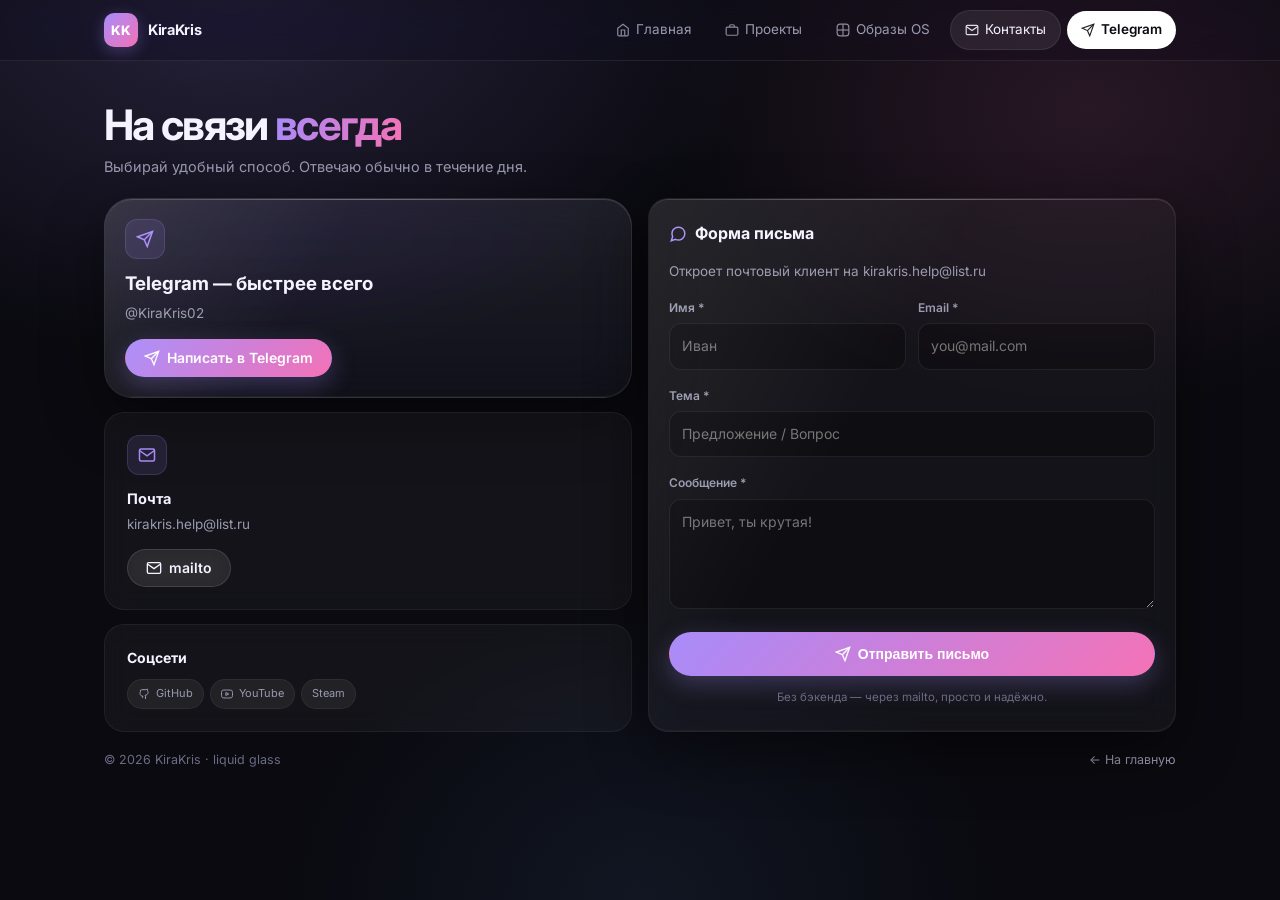
<file: contact.html>
<!doctype html>
<html lang="ru">
<head>
<meta charset="utf-8"><meta name="viewport" content="width=device-width,initial-scale=1">
<title>Контакты — KiraKris</title>
<link href="https://fonts.googleapis.com/css2?family=Inter:wght@500;600;700;800&display=swap" rel="stylesheet">
<link rel="stylesheet" href="style.css">
</head>
<body>
<div class="bg"></div>
<nav class="nav"><div class="container nav__inner">
  <a class="logo" href="index.html"><div class="logo__mark">KK</div><span>KiraKris</span></a>
  <div class="nav__links" id="navLinks">
    <a href="index.html"><svg viewBox="0 0 24 24" fill="none" stroke="currentColor" stroke-width="2"><path d="M3 9l9-7 9 7v11a2 2 0 0 1-2 2H5a2 2 0 0 1-2-2z"/><polyline points="9 22 9 12 15 12 15 22"/></svg>Главная</a>
    <a href="projects.html"><svg viewBox="0 0 24 24" fill="none" stroke="currentColor" stroke-width="2"><rect x="2" y="7" width="20" height="14" rx="2"/><path d="M16 7V5a2 2 0 0 0-2-2h-4a2 2 0 0 0-2 2v2"/></svg>Проекты</a>
    <a href="os.html"><svg viewBox="0 0 24 24" fill="none" stroke="currentColor" stroke-width="2"><rect x="2" y="2" width="20" height="20" rx="5"/><path d="M2 12h20"/><path d="M12 2v20"/></svg>Образы OS</a>
    <a href="contact.html" class="active"><svg viewBox="0 0 24 24" fill="none" stroke="currentColor" stroke-width="2"><path d="M4 4h16a2 2 0 0 1 2 2v12a2 2 0 0 1-2 2H4a2 2 0 0 1-2-2V6a2 2 0 0 1 2-2z"/><polyline points="22,6 12,13 2,6"/></svg>Контакты</a>
    <a class="nav__cta" href="https://t.me/KiraKris02" target="_blank"><svg viewBox="0 0 24 24" fill="none" stroke="currentColor" stroke-width="2"><line x1="22" y1="2" x2="11" y2="13"/><polygon points="22 2 15 22 11 13 2 9 22 2"/></svg>Telegram</a>
  </div>
  <button class="burger" id="burger">☰</button>
</div></nav>

<main class="container">
  <div class="page-head">
    <h1>На связи <span>всегда</span></h1>
    <p>Выбирай удобный способ. Отвечаю обычно в течение дня.</p>
  </div>

  <div class="grid2">
    <div style="display:grid;gap:14px">
      <div class="glass" style="padding:20px">
        <div class="card__icon" style="margin-bottom:10px"><svg viewBox="0 0 24 24" fill="none" stroke="currentColor" stroke-width="2" width="18" height="18" style="color:var(--accent)"><line x1="22" y1="2" x2="11" y2="13"/><polygon points="22 2 15 22 11 13 2 9 22 2"/></svg></div>
        <h3>Telegram — быстрее всего</h3>
        <p style="color:var(--muted);font-size:13.5px;margin-top:4px">@KiraKris02</p>
        <div style="margin-top:14px"><a class="btn btn--primary" style="padding:10px 18px" href="https://t.me/KiraKris02" target="_blank"><svg viewBox="0 0 24 24" fill="none" stroke="currentColor" stroke-width="2" width="16" height="16"><line x1="22" y1="2" x2="11" y2="13"/><polygon points="22 2 15 22 11 13 2 9 22 2"/></svg>Написать в Telegram</a></div>
      </div>
      <div class="card">
        <div class="card__icon"><svg viewBox="0 0 24 24" fill="none" stroke="currentColor" stroke-width="2" width="18" height="18" style="color:var(--accent)"><path d="M4 4h16a2 2 0 0 1 2 2v12a2 2 0 0 1-2 2H4a2 2 0 0 1-2-2V6a2 2 0 0 1 2-2z"/><polyline points="22,6 12,13 2,6"/></svg></div>
        <h3>Почта</h3>
        <p style="color:var(--muted);font-size:13.5px;margin-top:4px">kirakris.help@list.ru</p>
        <div style="margin-top:14px"><a class="btn btn--glass" style="padding:10px 18px" href="mailto:kirakris.help@list.ru"><svg viewBox="0 0 24 24" fill="none" stroke="currentColor" stroke-width="2" width="16" height="16"><path d="M4 4h16a2 2 0 0 1 2 2v12a2 2 0 0 1-2 2H4a2 2 0 0 1-2-2V6a2 2 0 0 1 2-2z"/><polyline points="22,6 12,13 2,6"/></svg>mailto</a></div>
      </div>
      <div class="card">
        <h3 style="font-size:14px">Соцсети</h3>
        <div class="card__foot" style="margin-top:10px">
          <a class="tag" href="https://github.com/KiraKristop" target="_blank" style="display:inline-flex;gap:6px;align-items:center"><svg viewBox="0 0 24 24" fill="none" stroke="currentColor" stroke-width="2" width="12" height="12"><path d="M15 22v-4a4.8 4.8 0 0 0-1-3.5c3 0 6-2 6-5.5.08-1.25-.27-2.48-1-3.5.28-1.15.28-2.35 0-3.5 0 0-1 0-3 1.5-2.64-.5-5.36-.5-8 0C6 4 5 4 5 4c-.28 1.15-.28 2.35 0 3.5A4.48 4.48 0 0 0 4 11c0 3.5 3 5.5 6 5.5-.39.49-.68 1.05-.85 1.65-.17.6-.2 1.23-.1 1.85"/></svg>GitHub</a>
          <a class="tag" href="https://www.youtube.com/@KiraKris02" target="_blank" style="display:inline-flex;gap:6px;align-items:center"><svg viewBox="0 0 24 24" fill="none" stroke="currentColor" stroke-width="2" width="12" height="12"><path d="M22.54 6.42a2.78 2.78 0 0 0-1.95-1.96C18.88 4 12 4 12 4s-6.88 0-8.59.46A2.78 2.78 0 0 0 1.46 6.42 29 29 0 0 0 1 12a29 29 0 0 0 .46 5.58 2.78 2.78 0 0 0 1.95 1.95C5.12 20 12 20 12 20s6.88 0 8.59-.47a2.78 2.78 0 0 0 1.95-1.95A29 29 0 0 0 23 12a29 29 0 0 0-.46-5.58z"/><polygon points="9.75 15.02 15.5 12 9.75 8.98 9.75 15.02"/></svg>YouTube</a>
          <a class="tag" href="https://steamcommunity.com/id/KIRAKRISUWU/" target="_blank">Steam</a>
        </div>
      </div>
    </div>

    <form class="form glass" id="contactForm" style="padding:20px">
      <h3 style="font-size:16px;display:flex;align-items:center;gap:8px"><svg viewBox="0 0 24 24" fill="none" stroke="currentColor" stroke-width="2" width="18" height="18" style="color:var(--accent)"><path d="M21 11.5a8.38 8.38 0 0 1-.9 3.8 8.5 8.5 0 0 1-7.6 4.7 8.38 8.38 0 0 1-3.8-.9L3 21l1.9-5.7a8.38 8.38 0 0 1-.9-3.8 8.5 8.5 0 0 1 4.7-7.6 8.38 8.38 0 0 1 3.8-.9h.5a8.48 8.48 0 0 1 8 8v.5z"/></svg>Форма письма</h3>
      <p style="color:var(--muted);font-size:13.5px">Откроет почтовый клиент на kirakris.help@list.ru</p>
      <div class="form__row">
        <div><label class="label">Имя *</label><input class="input" name="name" placeholder="Иван" required></div>
        <div><label class="label">Email *</label><input class="input" name="email" type="email" placeholder="you@mail.com" required></div>
      </div>
      <div><label class="label">Тема *</label><input class="input" name="subject" placeholder="Предложение / Вопрос" required></div>
      <div><label class="label">Сообщение *</label><textarea class="textarea" name="message" placeholder="Привет, ты крутая!" required></textarea></div>
      <button class="btn btn--primary" type="submit" style="justify-content:center"><svg viewBox="0 0 24 24" fill="none" stroke="currentColor" stroke-width="2" width="16" height="16"><line x1="22" y1="2" x2="11" y2="13"/><polygon points="22 2 15 22 11 13 2 9 22 2"/></svg>Отправить письмо</button>
      <p style="color:var(--dim);font-size:11.5px;text-align:center">Без бэкенда — через mailto, просто и надёжно.</p>
    </form>
  </div>
</main>

<footer class="footer"><div class="container footer__inner"><span>© 2026 KiraKris · liquid glass</span><a href="index.html">← На главную</a></div></footer>
<script src="script.js"></script>
</body>
</html>
</file>
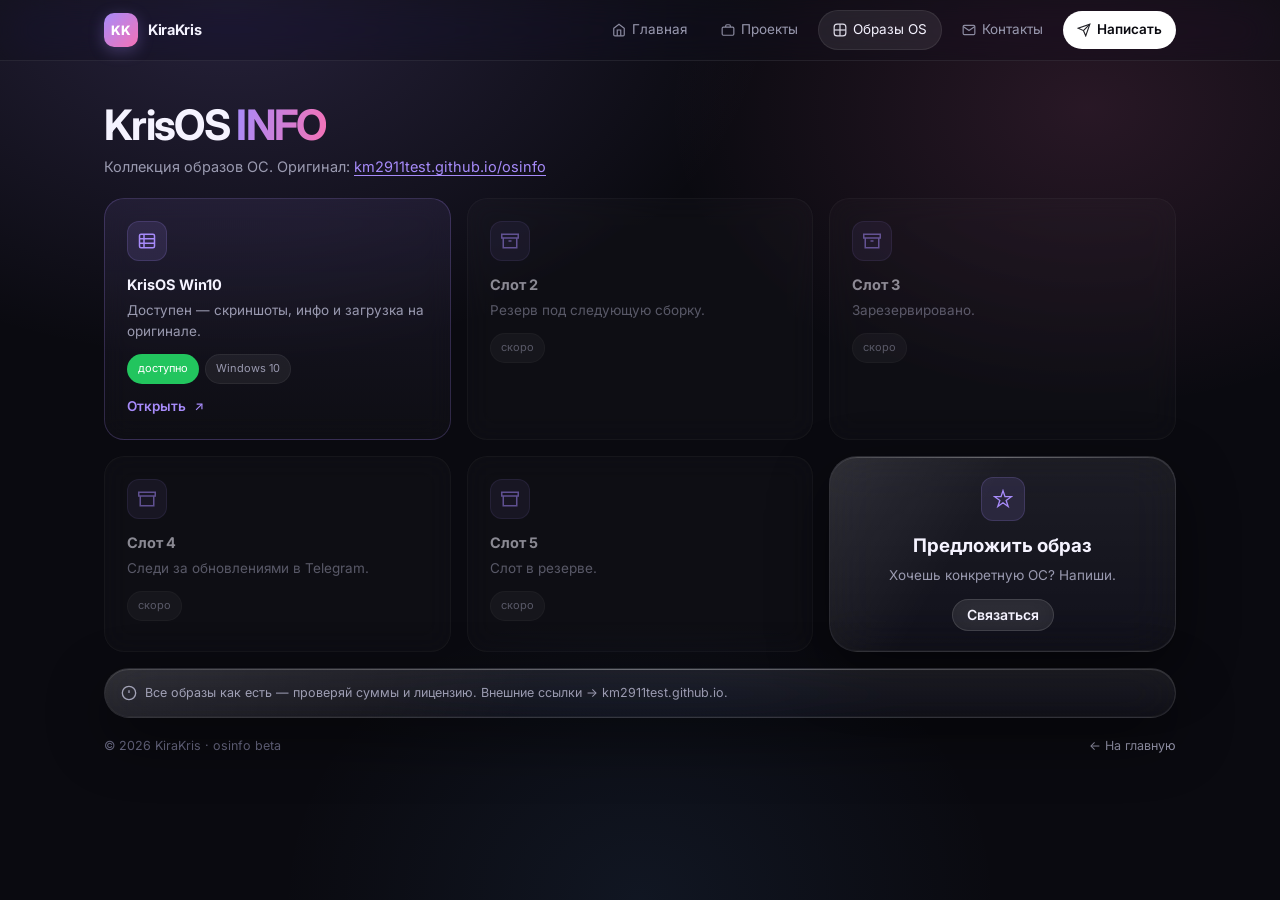
<file: os.html>
<!doctype html>
<html lang="ru">
<head>
<meta charset="utf-8"><meta name="viewport" content="width=device-width,initial-scale=1">
<title>Образы OS — KiraKris</title>
<link href="https://fonts.googleapis.com/css2?family=Inter:wght@500;600;700;800&display=swap" rel="stylesheet">
<link rel="stylesheet" href="style.css">
</head>
<body>
<div class="bg"></div>
<nav class="nav"><div class="container nav__inner">
  <a class="logo" href="index.html"><div class="logo__mark">KK</div><span>KiraKris</span></a>
  <div class="nav__links" id="navLinks">
    <a href="index.html"><svg viewBox="0 0 24 24" fill="none" stroke="currentColor" stroke-width="2"><path d="M3 9l9-7 9 7v11a2 2 0 0 1-2 2H5a2 2 0 0 1-2-2z"/><polyline points="9 22 9 12 15 12 15 22"/></svg>Главная</a>
    <a href="projects.html"><svg viewBox="0 0 24 24" fill="none" stroke="currentColor" stroke-width="2"><rect x="2" y="7" width="20" height="14" rx="2"/><path d="M16 7V5a2 2 0 0 0-2-2h-4a2 2 0 0 0-2 2v2"/></svg>Проекты</a>
    <a href="os.html" class="active"><svg viewBox="0 0 24 24" fill="none" stroke="currentColor" stroke-width="2"><rect x="2" y="2" width="20" height="20" rx="5"/><path d="M2 12h20"/><path d="M12 2v20"/></svg>Образы OS</a>
    <a href="contact.html"><svg viewBox="0 0 24 24" fill="none" stroke="currentColor" stroke-width="2"><path d="M4 4h16a2 2 0 0 1 2 2v12a2 2 0 0 1-2 2H4a2 2 0 0 1-2-2V6a2 2 0 0 1 2-2z"/><polyline points="22,6 12,13 2,6"/></svg>Контакты</a>
    <a class="nav__cta" href="contact.html"><svg viewBox="0 0 24 24" fill="none" stroke="currentColor" stroke-width="2"><line x1="22" y1="2" x2="11" y2="13"/><polygon points="22 2 15 22 11 13 2 9 22 2"/></svg>Написать</a>
  </div>
  <button class="burger" id="burger">☰</button>
</div></nav>

<main class="container">
  <div class="page-head">
    <h1>KrisOS <span>INFO</span></h1>
    <p>Коллекция образов ОС. Оригинал: <a href="https://km2911test.github.io/osinfo/" target="_blank" style="color:var(--accent);text-decoration:underline;text-underline-offset:3px">km2911test.github.io/osinfo</a></p>
  </div>

  <div class="grid3">
    <a class="card card--accent" href="https://km2911test.github.io/win10OS/" target="_blank" rel="noopener">
      <div class="card__icon"><svg viewBox="0 0 24 24" fill="none" stroke="currentColor" stroke-width="2"><rect x="2" y="3" width="20" height="18" rx="2"/><path d="M8 3v18"/><path d="M2 9h20"/><path d="M2 15h20"/></svg></div>
      <h3>KrisOS Win10</h3>
      <p>Доступен — скриншоты, инфо и загрузка на оригинале.</p>
      <div class="card__foot"><span class="tag" style="background:#22c55e;color:white;border-color:transparent">доступно</span><span class="tag">Windows 10</span></div>
      <div style="margin-top:12px;color:var(--accent);font-weight:600;font-size:13.5px;display:flex;align-items:center;gap:6px">Открыть <svg viewBox="0 0 24 24" fill="none" stroke="currentColor" stroke-width="2" width="14" height="14"><path d="M7 17L17 7"/><path d="M8 7h9v9"/></svg></div>
    </a>
    <div class="card" style="opacity:.55">
      <div class="card__icon"><svg viewBox="0 0 24 24" fill="none" stroke="currentColor" stroke-width="2"><path d="M21 8v13H3V8"/><path d="M1 3h22v5H1z"/><path d="M10 12h4"/></svg></div>
      <h3>Слот 2</h3>
      <p>Резерв под следующую сборку.</p>
      <div class="card__foot"><span class="tag">скоро</span></div>
    </div>
    <div class="card" style="opacity:.55">
      <div class="card__icon"><svg viewBox="0 0 24 24" fill="none" stroke="currentColor" stroke-width="2"><path d="M21 8v13H3V8"/><path d="M1 3h22v5H1z"/><path d="M10 12h4"/></svg></div>
      <h3>Слот 3</h3>
      <p>Зарезервировано.</p>
      <div class="card__foot"><span class="tag">скоро</span></div>
    </div>
    <div class="card" style="opacity:.55">
      <div class="card__icon"><svg viewBox="0 0 24 24" fill="none" stroke="currentColor" stroke-width="2"><path d="M21 8v13H3V8"/><path d="M1 3h22v5H1z"/></svg></div>
      <h3>Слот 4</h3>
      <p>Следи за обновлениями в Telegram.</p>
      <div class="card__foot"><span class="tag">скоро</span></div>
    </div>
    <div class="card" style="opacity:.55">
      <div class="card__icon"><svg viewBox="0 0 24 24" fill="none" stroke="currentColor" stroke-width="2"><path d="M21 8v13H3V8"/><path d="M1 3h22v5H1z"/></svg></div>
      <h3>Слот 5</h3>
      <p>Слот в резерве.</p>
      <div class="card__foot"><span class="tag">скоро</span></div>
    </div>
    <div class="glass" style="display:grid;place-items:center;text-align:center;min-height:180px;padding:20px">
      <div>
        <div style="width:44px;height:44px;border-radius:12px;background:rgba(167,139,250,.12);border:1px solid rgba(167,139,250,.18);display:grid;place-items:center;margin:0 auto 10px"><svg viewBox="0 0 24 24" fill="none" stroke="currentColor" stroke-width="1.6" width="20" height="20" style="color:var(--accent)"><path d="M12 2l2.4 7.2H22l-6.2 4.5 2.4 7.3L12 16.5 5.8 21l2.4-7.3L2 9.2h7.6z"/></svg></div>
        <h3>Предложить образ</h3>
        <p style="color:var(--muted);font-size:13.5px;margin-top:4px">Хочешь конкретную ОС? Напиши.</p>
        <div style="margin-top:12px"><a class="btn btn--glass" style="padding:8px 14px" href="contact.html">Связаться</a></div>
      </div>
    </div>
  </div>

  <div class="glass" style="margin-top:16px;padding:14px 16px">
    <p style="color:var(--muted);font-size:12.5px;display:flex;gap:8px;align-items:center"><svg viewBox="0 0 24 24" fill="none" stroke="currentColor" stroke-width="2" width="16" height="16"><circle cx="12" cy="12" r="10"/><line x1="12" y1="8" x2="12" y2="12"/><line x1="12" y1="16" x2="12.01" y2="16"/></svg> Все образы как есть — проверяй суммы и лицензию. Внешние ссылки → km2911test.github.io.</p>
  </div>
</main>

<footer class="footer"><div class="container footer__inner"><span>© 2026 KiraKris · osinfo beta</span><a href="index.html">← На главную</a></div></footer>
<script src="script.js"></script>
</body>
</html>
</file>
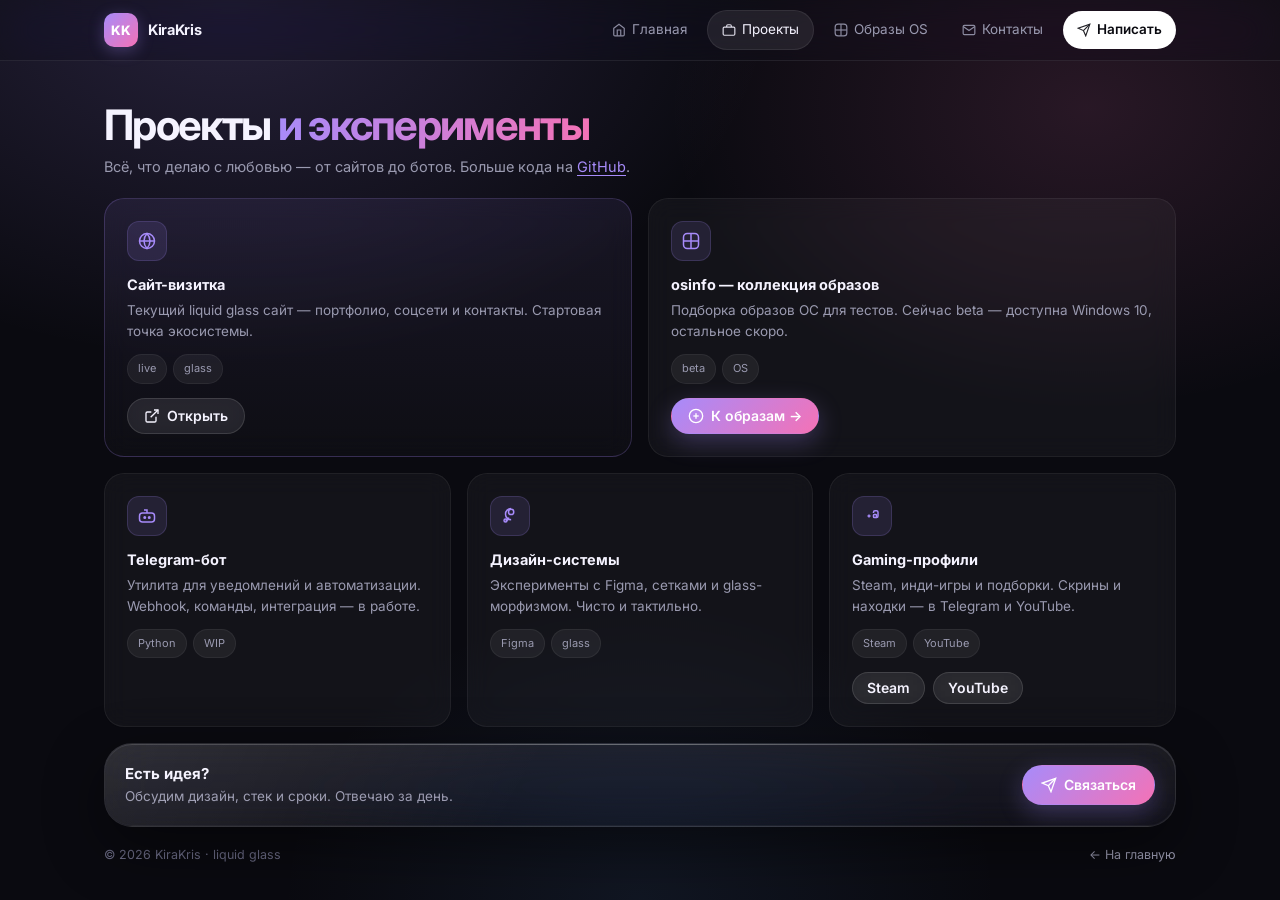
<file: projects.html>
<!doctype html>
<html lang="ru">
<head>
<meta charset="utf-8"><meta name="viewport" content="width=device-width,initial-scale=1">
<title>Проекты — KiraKris</title>
<link href="https://fonts.googleapis.com/css2?family=Inter:wght@500;600;700;800&display=swap" rel="stylesheet">
<link rel="stylesheet" href="style.css">
</head>
<body>
<div class="bg"></div>
<nav class="nav"><div class="container nav__inner">
  <a class="logo" href="index.html"><div class="logo__mark">KK</div><span>KiraKris</span></a>
  <div class="nav__links" id="navLinks">
    <a href="index.html"><svg viewBox="0 0 24 24" fill="none" stroke="currentColor" stroke-width="2"><path d="M3 9l9-7 9 7v11a2 2 0 0 1-2 2H5a2 2 0 0 1-2-2z"/><polyline points="9 22 9 12 15 12 15 22"/></svg>Главная</a>
    <a href="projects.html" class="active"><svg viewBox="0 0 24 24" fill="none" stroke="currentColor" stroke-width="2"><rect x="2" y="7" width="20" height="14" rx="2"/><path d="M16 7V5a2 2 0 0 0-2-2h-4a2 2 0 0 0-2 2v2"/></svg>Проекты</a>
    <a href="os.html"><svg viewBox="0 0 24 24" fill="none" stroke="currentColor" stroke-width="2"><rect x="2" y="2" width="20" height="20" rx="5"/><path d="M2 12h20"/><path d="M12 2v20"/></svg>Образы OS</a>
    <a href="contact.html"><svg viewBox="0 0 24 24" fill="none" stroke="currentColor" stroke-width="2"><path d="M4 4h16a2 2 0 0 1 2 2v12a2 2 0 0 1-2 2H4a2 2 0 0 1-2-2V6a2 2 0 0 1 2-2z"/><polyline points="22,6 12,13 2,6"/></svg>Контакты</a>
    <a class="nav__cta" href="contact.html"><svg viewBox="0 0 24 24" fill="none" stroke="currentColor" stroke-width="2"><line x1="22" y1="2" x2="11" y2="13"/><polygon points="22 2 15 22 11 13 2 9 22 2"/></svg>Написать</a>
  </div>
  <button class="burger" id="burger">☰</button>
</div></nav>

<main class="container">
  <div class="page-head">
    <h1>Проекты <span>и эксперименты</span></h1>
    <p>Всё, что делаю с любовью — от сайтов до ботов. Больше кода на <a href="https://github.com/KiraKristop" target="_blank" style="color:var(--accent);text-decoration:underline;text-underline-offset:3px">GitHub</a>.</p>
  </div>

  <div class="grid2" style="margin-bottom:16px">
    <div class="card card--accent">
      <div class="card__icon"><svg viewBox="0 0 24 24" fill="none" stroke="currentColor" stroke-width="2"><circle cx="12" cy="12" r="10"/><line x1="2" y1="12" x2="22" y2="12"/><path d="M12 2a15.3 15.3 0 0 1 4 10 15.3 15.3 0 0 1-4 10 15.3 15.3 0 0 1-4-10 15.3 15.3 0 0 1 4-10z"/></svg></div>
      <h3>Сайт-визитка</h3>
      <p>Текущий liquid glass сайт — портфолио, соцсети и контакты. Стартовая точка экосистемы.</p>
      <div class="card__foot"><span class="tag">live</span><span class="tag">glass</span></div>
      <div style="margin-top:14px"><a class="btn btn--glass" style="padding:9px 16px" href="https://kirakristop.github.io" target="_blank"><svg viewBox="0 0 24 24" fill="none" stroke="currentColor" stroke-width="2"><path d="M18 13v6a2 2 0 0 1-2 2H5a2 2 0 0 1-2-2V8a2 2 0 0 1 2-2h6"/><polyline points="15 3 21 3 21 9"/><line x1="10" y1="14" x2="21" y2="3"/></svg>Открыть</a></div>
    </div>
    <div class="card">
      <div class="card__icon"><svg viewBox="0 0 24 24" fill="none" stroke="currentColor" stroke-width="2"><rect x="2" y="2" width="20" height="20" rx="5"/><path d="M2 12h20"/><path d="M12 2v20"/></svg></div>
      <h3>osinfo — коллекция образов</h3>
      <p>Подборка образов ОС для тестов. Сейчас beta — доступна Windows 10, остальное скоро.</p>
      <div class="card__foot"><span class="tag">beta</span><span class="tag">OS</span></div>
      <div style="margin-top:14px"><a class="btn btn--primary" style="padding:9px 16px" href="os.html"><svg viewBox="0 0 24 24" fill="none" stroke="currentColor" stroke-width="2"><circle cx="12" cy="12" r="10"/><path d="M8 12h8"/><path d="M12 8v8"/></svg>К образам →</a></div>
    </div>
  </div>

  <div class="grid3">
    <div class="card" id="bot">
      <div class="card__icon"><svg viewBox="0 0 24 24" fill="none" stroke="currentColor" stroke-width="2"><path d="M12 8V4H8"/><rect x="2" y="8" width="20" height="12" rx="4"/><circle cx="9" cy="14" r="1" fill="currentColor"/><circle cx="15" cy="14" r="1" fill="currentColor"/></svg></div>
      <h3>Telegram-бот</h3>
      <p>Утилита для уведомлений и автоматизации. Webhook, команды, интеграция — в работе.</p>
      <div class="card__foot"><span class="tag">Python</span><span class="tag">WIP</span></div>
    </div>
    <div class="card">
      <div class="card__icon"><svg viewBox="0 0 24 24" fill="none" stroke="currentColor" stroke-width="2"><circle cx="13.5" cy="6.5" r="3.5"/><path d="M13.5 2a7.5 7.5 0 0 0 0 15"/><path d="M6 18a4 4 0 0 0 4-4"/><circle cx="6" cy="18" r="2"/></svg></div>
      <h3>Дизайн-системы</h3>
      <p>Эксперименты с Figma, сетками и glass-морфизмом. Чисто и тактильно.</p>
      <div class="card__foot"><span class="tag">Figma</span><span class="tag">glass</span></div>
    </div>
    <div class="card">
      <div class="card__icon"><svg viewBox="0 0 24 24" fill="none" stroke="currentColor" stroke-width="2"><line x1="6" y1="12" x2="10" y2="12"/><line x1="8" y1="10" x2="8" y2="14"/><rect x="14" y="10" width="4" height="4" rx="1"/><path d="M14 8V7a2 2 0 0 1 2-2h2a2 2 0 0 1 2 2v5a2 2 0 0 1-2 2h-1"/></svg></div>
      <h3>Gaming-профили</h3>
      <p>Steam, инди-игры и подборки. Скрины и находки — в Telegram и YouTube.</p>
      <div class="card__foot"><span class="tag">Steam</span><span class="tag">YouTube</span></div>
      <div style="margin-top:14px;display:flex;gap:8px;flex-wrap:wrap">
        <a class="btn btn--glass" style="padding:8px 14px" href="https://steamcommunity.com/id/KIRAKRISUWU/" target="_blank">Steam</a>
        <a class="btn btn--glass" style="padding:8px 14px" href="https://www.youtube.com/@KiraKris02" target="_blank">YouTube</a>
      </div>
    </div>
  </div>

  <div class="glass" style="margin-top:16px;padding:18px 20px;display:flex;justify-content:space-between;align-items:center;gap:16px;flex-wrap:wrap">
    <div><h3 style="font-size:15px">Есть идея?</h3><p style="color:var(--muted);font-size:13.5px">Обсудим дизайн, стек и сроки. Отвечаю за день.</p></div>
    <a class="btn btn--primary" href="contact.html"><svg viewBox="0 0 24 24" fill="none" stroke="currentColor" stroke-width="2"><line x1="22" y1="2" x2="11" y2="13"/><polygon points="22 2 15 22 11 13 2 9 22 2"/></svg>Связаться</a>
  </div>
</main>

<footer class="footer"><div class="container footer__inner"><span>© 2026 KiraKris · liquid glass</span><a href="index.html">← На главную</a></div></footer>
<script src="script.js"></script>
</body>
</html>
</file>
<file: style.css>
/* KiraKris — liquid glass */
:root{
  --bg:#0a0a10;
  --surface:#13131d;
  --border:#232334;
  --text:#f5f3ff;
  --muted:#9a9ab0;
  --dim:#6b6b85;
  --accent:#a78bfa;
  --accent-2:#f472b6;
  --radius:20px;
  --radius-lg:28px;
  --max:1120px;
}
*{box-sizing:border-box;margin:0;padding:0}
html{scroll-behavior:smooth}
body{
  font-family:'Inter',system-ui,-apple-system,sans-serif;
  background:var(--bg);color:var(--text);line-height:1.6;
  -webkit-font-smoothing:antialiased;overflow-x:hidden;
}
.bg{
  position:fixed;inset:0;z-index:-1;pointer-events:none;
  background:
    radial-gradient(900px 600px at 18% 0%, rgba(167,139,250,.18), transparent 60%),
    radial-gradient(700px 500px at 85% 12%, rgba(244,114,182,.13), transparent 60%),
    radial-gradient(600px 500px at 50% 100%, rgba(96,165,250,.08), transparent 60%),
    var(--bg);
}
a{color:inherit;text-decoration:none}
.container{max-width:var(--max);margin:0 auto;padding:0 24px}
@media(max-width:640px){.container{padding:0 20px}}

/* nav — liquid glass thin */
.nav{
  position:sticky;top:0;z-index:40;
  backdrop-filter:blur(20px) saturate(180%);
  -webkit-backdrop-filter:blur(20px) saturate(180%);
  background:rgba(16,16,24,.45);
  border-bottom:1px solid rgba(255,255,255,.08);
}
.nav__inner{height:60px;display:flex;align-items:center;justify-content:space-between;gap:16px}
.logo{display:flex;align-items:center;gap:10px;font-weight:700;letter-spacing:-.02em}
.logo__mark{
  width:34px;height:34px;border-radius:10px;
  background:linear-gradient(135deg,var(--accent),var(--accent-2));
  display:grid;place-items:center;font-size:13px;font-weight:800;color:white;
  box-shadow:0 4px 16px rgba(167,139,250,.3);
}
.logo span{font-size:14.5px}
.nav__links{display:flex;gap:6px;align-items:center}
.nav__links a{padding:8px 14px;border-radius:999px;font-size:13.5px;color:var(--muted);transition:.2s;display:inline-flex;align-items:center;gap:6px}
.nav__links a:hover{color:var(--text);background:rgba(255,255,255,.06)}
.nav__links a.active{color:var(--text);background:rgba(255,255,255,.08);border:1px solid rgba(255,255,255,.08)}
.nav__links svg{width:14px;height:14px;opacity:.9}
.nav__cta{padding:9px 18px;border-radius:999px;background:white;color:#0a0a10!important;font-weight:600;font-size:13.5px;display:inline-flex;align-items:center;gap:6px}
.burger{display:none;width:40px;height:40px;border-radius:12px;border:1px solid rgba(255,255,255,.08);background:rgba(255,255,255,.06);color:var(--text)}
@media(max-width:860px){
  .nav__links{display:none}
  .nav__links.open{display:flex;flex-direction:column;position:absolute;top:60px;left:16px;right:16px;background:rgba(20,20,30,.85);backdrop-filter:blur(20px);border:1px solid rgba(255,255,255,.1);border-radius:20px;padding:12px}
  .burger{display:grid;place-items:center}
}

/* liquid glass card */
.glass{
  position:relative;
  background:linear-gradient(180deg, rgba(255,255,255,.08), rgba(255,255,255,.03));
  backdrop-filter:blur(24px) saturate(180%);
  -webkit-backdrop-filter:blur(24px) saturate(180%);
  border:1px solid rgba(255,255,255,.10);
  box-shadow:
    0 20px 60px rgba(0,0,0,.45),
    inset 0 1px 0 rgba(255,255,255,.12),
    inset 0 -1px 0 rgba(255,255,255,.04);
  border-radius:var(--radius-lg);
  overflow:hidden;
}
.glass::before{
  content:"";position:absolute;inset:0;border-radius:inherit;pointer-events:none;
  background:linear-gradient(120deg, rgba(255,255,255,.14) 0%, transparent 40%, transparent 100%);
  opacity:.6;
}
.glass::after{
  content:"";position:absolute;top:0;left:1px;right:1px;height:1px;
  background:linear-gradient(90deg, transparent, rgba(255,255,255,.25), transparent);
}

/* layout — no-scroll on home */
body.home{
  height:100vh;height:100dvh;overflow:hidden;
  display:flex;flex-direction:column;
}
body.home .home-main{
  flex:1;display:flex;align-items:center;min-height:0;
  padding:24px 0 12px;
}
body.home .footer{margin-top:auto;padding:14px 0 18px;border-top:1px solid rgba(255,255,255,.06);background:transparent}
@media(max-height:760px){ body.home .home-main{padding:12px 0 8px} }
@media(max-width:900px){
  body.home{height:auto;min-height:100dvh;overflow:auto}
  body.home .home-main{align-items:flex-start;padding-top:28px}
}

/* hero grid */
.hero{
  width:100%;
  display:grid;grid-template-columns:1.05fr .92fr;gap:36px;align-items:center;
}
@media(max-width:900px){ .hero{grid-template-columns:1fr;gap:24px} }
.eyebrow{
  display:inline-flex;align-items:center;gap:8px;
  padding:6px 12px;border-radius:999px;
  background:rgba(167,139,250,.11);border:1px solid rgba(167,139,250,.18);
  color:var(--accent);font-size:12.5px;font-weight:600;
}
.eyebrow i{width:7px;height:7px;border-radius:50%;background:#22c55e;box-shadow:0 0 0 4px rgba(34,197,94,.18)}
.hero h1{margin:18px 0 12px;font-size:clamp(36px,5vw,56px);line-height:.92;letter-spacing:-.04em;font-weight:800}
.hero h1 em{
  font-style:normal;
  background:linear-gradient(100deg,var(--accent) 10%, var(--accent-2) 85%);
  -webkit-background-clip:text;-webkit-text-fill-color:transparent;
}
.hero p{color:var(--muted);font-size:15.5px;max-width:460px;line-height:1.65}
.hero__actions{display:flex;gap:10px;margin-top:22px;flex-wrap:wrap}
.btn{
  padding:11px 18px;border-radius:999px;font-weight:600;font-size:14px;
  display:inline-flex;align-items:center;gap:7px;transition:.2s;border:1px solid transparent;cursor:pointer;
  line-height:1;
}
.btn svg{width:16px;height:16px}
.btn--primary{background:linear-gradient(135deg,var(--accent),var(--accent-2));color:white;box-shadow:0 8px 24px rgba(167,139,250,.28)}
.btn--primary:hover{transform:translateY(-1px);box-shadow:0 12px 28px rgba(167,139,250,.35)}
.btn--glass{
  background:rgba(255,255,255,.08);backdrop-filter:blur(12px);
  border-color:rgba(255,255,255,.12);color:var(--text)
}
.btn--glass:hover{background:rgba(255,255,255,.12)}
.mini-stack{display:flex;gap:8px;margin-top:18px;flex-wrap:wrap}
.mini-stack span{
  padding:6px 10px;border-radius:999px;
  background:rgba(255,255,255,.06);border:1px solid rgba(255,255,255,.06);
  font-size:12px;color:var(--muted);display:inline-flex;align-items:center;gap:5px;
}
.mini-stack svg{width:12px;height:12px;opacity:.8}

/* glass profile */
.profile{padding:22px}
.profile__head{display:flex;align-items:center;gap:14px}
.avatar{
  width:58px;height:58px;border-radius:16px;
  background:linear-gradient(135deg,#1e1e2e,#2a2040);
  border:1px solid rgba(255,255,255,.10);
  display:grid;place-items:center;
  box-shadow:0 8px 24px rgba(0,0,0,.3);
}
.avatar svg{width:28px;height:28px;color:white;opacity:.95}
.profile__name{font-weight:700;letter-spacing:-.02em;font-size:15px}
.profile__role{color:var(--muted);font-size:13px}
.profile__bio{
  margin-top:14px;color:var(--muted);font-size:13.5px;line-height:1.6;
  border-top:1px solid rgba(255,255,255,.06);padding-top:14px;
}
.profile__actions{display:grid;grid-template-columns:1fr 1fr 1fr;gap:8px;margin-top:16px}
.pill-btn{
  padding:11px 8px;border-radius:12px;text-align:center;
  background:rgba(255,255,255,.06);border:1px solid rgba(255,255,255,.08);
  font-size:12.5px;font-weight:600;color:var(--text);transition:.15s;
  display:flex;align-items:center;justify-content:center;gap:6px;
}
.pill-btn svg{width:14px;height:14px}
.pill-btn:hover{background:rgba(255,255,255,.10)}
.pill-btn.primary{background:white;color:#0a0a10;border-color:white}
.quick-row{display:grid;grid-template-columns:1fr 1fr;gap:10px;margin-top:12px}
.quick{
  padding:12px;border-radius:14px;
  background:rgba(255,255,255,.04);border:1px solid rgba(255,255,255,.06);
  display:flex;align-items:center;gap:10px;transition:.15s;
}
.quick:hover{border-color:rgba(255,255,255,.12);background:rgba(255,255,255,.06)}
.quick__icon{
  width:32px;height:32px;border-radius:10px;display:grid;place-items:center;
  background:rgba(167,139,250,.15);border:1px solid rgba(167,139,250,.2);flex-shrink:0;
}
.quick__icon svg{width:16px;height:16px;color:var(--accent)}
.quick b{font-size:12.5px;display:block;line-height:1.1}
.quick span{font-size:11.5px;color:var(--muted)}

/* subpages (keep scroll) */
.section{padding:40px 0}
.section__head{display:flex;align-items:baseline;justify-content:space-between;gap:16px;margin-bottom:18px;flex-wrap:wrap}
.section__head h2{font-size:18px;letter-spacing:-.03em}
.section__head p{color:var(--muted);font-size:13.5px}
.link-more{font-size:13.5px;font-weight:600;color:var(--accent)}
.grid3{display:grid;grid-template-columns:repeat(3,1fr);gap:16px}
.grid2{display:grid;grid-template-columns:repeat(2,1fr);gap:16px}
@media(max-width:900px){.grid3{grid-template-columns:1fr 1fr}}
@media(max-width:640px){.grid3,.grid2{grid-template-columns:1fr}}
.card{
  background:rgba(255,255,255,.04);backdrop-filter:blur(12px);
  border:1px solid rgba(255,255,255,.06);border-radius:var(--radius);
  padding:22px;transition:.2s;
}
.card:hover{border-color:rgba(167,139,250,.22);background:rgba(255,255,255,.06)}
.card__icon{width:40px;height:40px;border-radius:12px;display:grid;place-items:center;background:rgba(167,139,250,.12);border:1px solid rgba(167,139,250,.18);margin-bottom:12px}
.card__icon svg{width:18px;height:18px;color:var(--accent)}
.card h3{font-size:14.5px;margin-bottom:4px}
.card p{color:var(--muted);font-size:13.5px;line-height:1.55}
.card__foot{margin-top:12px;display:flex;gap:6px}
.tag{padding:5px 10px;border-radius:999px;background:rgba(255,255,255,.06);border:1px solid rgba(255,255,255,.06);font-size:11px;color:var(--muted)}
.card--accent{border-color:rgba(167,139,250,.22);background:linear-gradient(180deg, rgba(167,139,250,.09), rgba(255,255,255,.02))}
.page-head{padding:44px 0 20px}
.page-head h1{font-size:clamp(28px,4vw,42px);letter-spacing:-.04em;line-height:.95}
.page-head h1 span{background:linear-gradient(100deg,var(--accent),var(--accent-2));-webkit-background-clip:text;-webkit-text-fill-color:transparent}
.page-head p{color:var(--muted);margin-top:10px;max-width:560px;font-size:14.5px}

/* forms */
.form{background:rgba(255,255,255,.04);backdrop-filter:blur(16px);border:1px solid rgba(255,255,255,.06);border-radius:var(--radius);padding:20px;display:grid;gap:12px}
.input,.textarea{width:100%;padding:11px 12px;border-radius:12px;background:rgba(0,0,0,.25);border:1px solid rgba(255,255,255,.08);color:var(--text);font:inherit;font-size:14px;outline:none}
.input:focus,.textarea:focus{border-color:rgba(167,139,250,.4)}
.textarea{min-height:110px;resize:vertical}
.label{font-size:12px;font-weight:600;color:var(--muted);display:block;margin-bottom:6px}
.form__row{display:grid;grid-template-columns:1fr 1fr;gap:12px}
@media(max-width:640px){.form__row{grid-template-columns:1fr}}
.footer{padding:18px 0;color:var(--dim);font-size:12.5px}
.footer__inner{display:flex;justify-content:space-between;gap:16px;flex-wrap:wrap}
.footer a{color:var(--muted)}
.footer a:hover{color:var(--text)}
</file>
